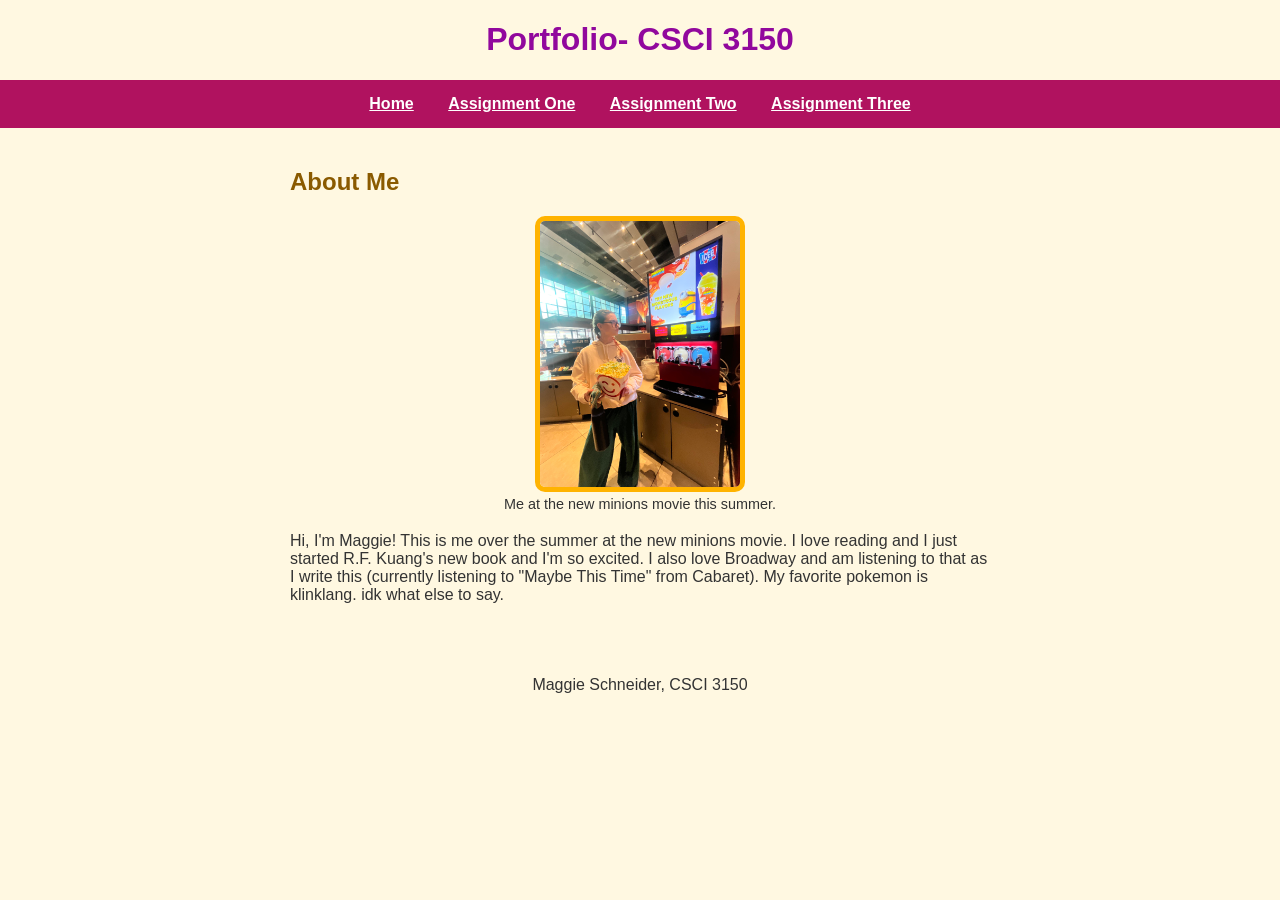
<file: index.html>
<!DOCTYPE html>
<html lang="en">
<head>
    <meta charset="UTF-8">
    <meta name="viewport" content="width=device-width, initial-scale=1.0">
    <title>Maggie Schneider - CSCI 3150</title>
    <style>
        body {
            font-family: Arial, sans-serif;
            background-color: #fff8e1;
            color: #333;
            margin: 0;
            padding: 0;
        }

        .sr-only {
            border: 0;
            clip: rect(0, 0, 0, 0);
            height: 1px;
            margin: -1px;
            overflow: hidden;
            padding: 0;
            position: absolute;
            white-space: nowrap;
            width: 1px;
        }

        header h1 {
            text-align: center;
            color: #91089d;
        }

        nav {
            background-color: #b0125f; 
            padding: 15px;
            text-align: center;
        }

        nav ul {
            list-style: none;
            margin: 0;
            padding: 0;
        }

        nav li {
            display: inline-block;
            margin: 0 15px;
        }

        nav a {
            color: white;
            text-decoration: underline;
            font-weight: bold;
        }

        nav a:focus,
        nav a:hover {
            outline: 3px solid #ffe082;
            outline-offset: 3px;
        }

        main {
            max-width: 700px;
            margin: 0 auto;
            padding: 20px;
        }

        h2 {
            color: #8a5a00; 
        }
        nav h2 {
            color: #fff;
        }

        figure {
            margin: 20px auto;
            text-align: center;
        }

        figure img {
            width: 200px;
            max-width: 100%;
            height: auto;
            border: 5px solid #ffb300;
            border-radius: 10px;
        }

        figcaption {
            font-size: 0.9em;
        }

        footer {
            text-align: center;
            padding: 20px;
        }
    </style>
</head>
<body>

<header>
    <h1>Portfolio- CSCI 3150</h1>
</header>

<nav>
    <h2 class="sr-only">Site navigation</h2>
    <ul>
        <li><a href="index.html">Home</a></li>
        <li><a href="assignment1.html">Assignment One</a></li>
        <li><a href="assignment2.html">Assignment Two</a></li>
        <li><a href="assignment3.html">Assignment Three</a></li>
    </ul>
</nav>



<main>
    <section>
        <h2>About Me</h2>

        <figure>
            <img src="mepic.jpg" alt="Maggie holding a bucket of popcorn and looking confused at a Minions-themed icee">
            <figcaption>Me at the new minions movie this summer.</figcaption>
        </figure>

        <p>Hi, I'm Maggie! This is me over the summer at the new minions movie. I
        love reading and I just started R.F. Kuang's new book and I'm so excited. I also love
        Broadway and am listening to that as I write this (currently listening to "Maybe This
        Time" from Cabaret). My favorite pokemon is klinklang. idk what else to say.</p>
    </section>
</main>

<footer>
    <p>Maggie Schneider, CSCI 3150</p>
</footer>

</body>
</html>
</file>
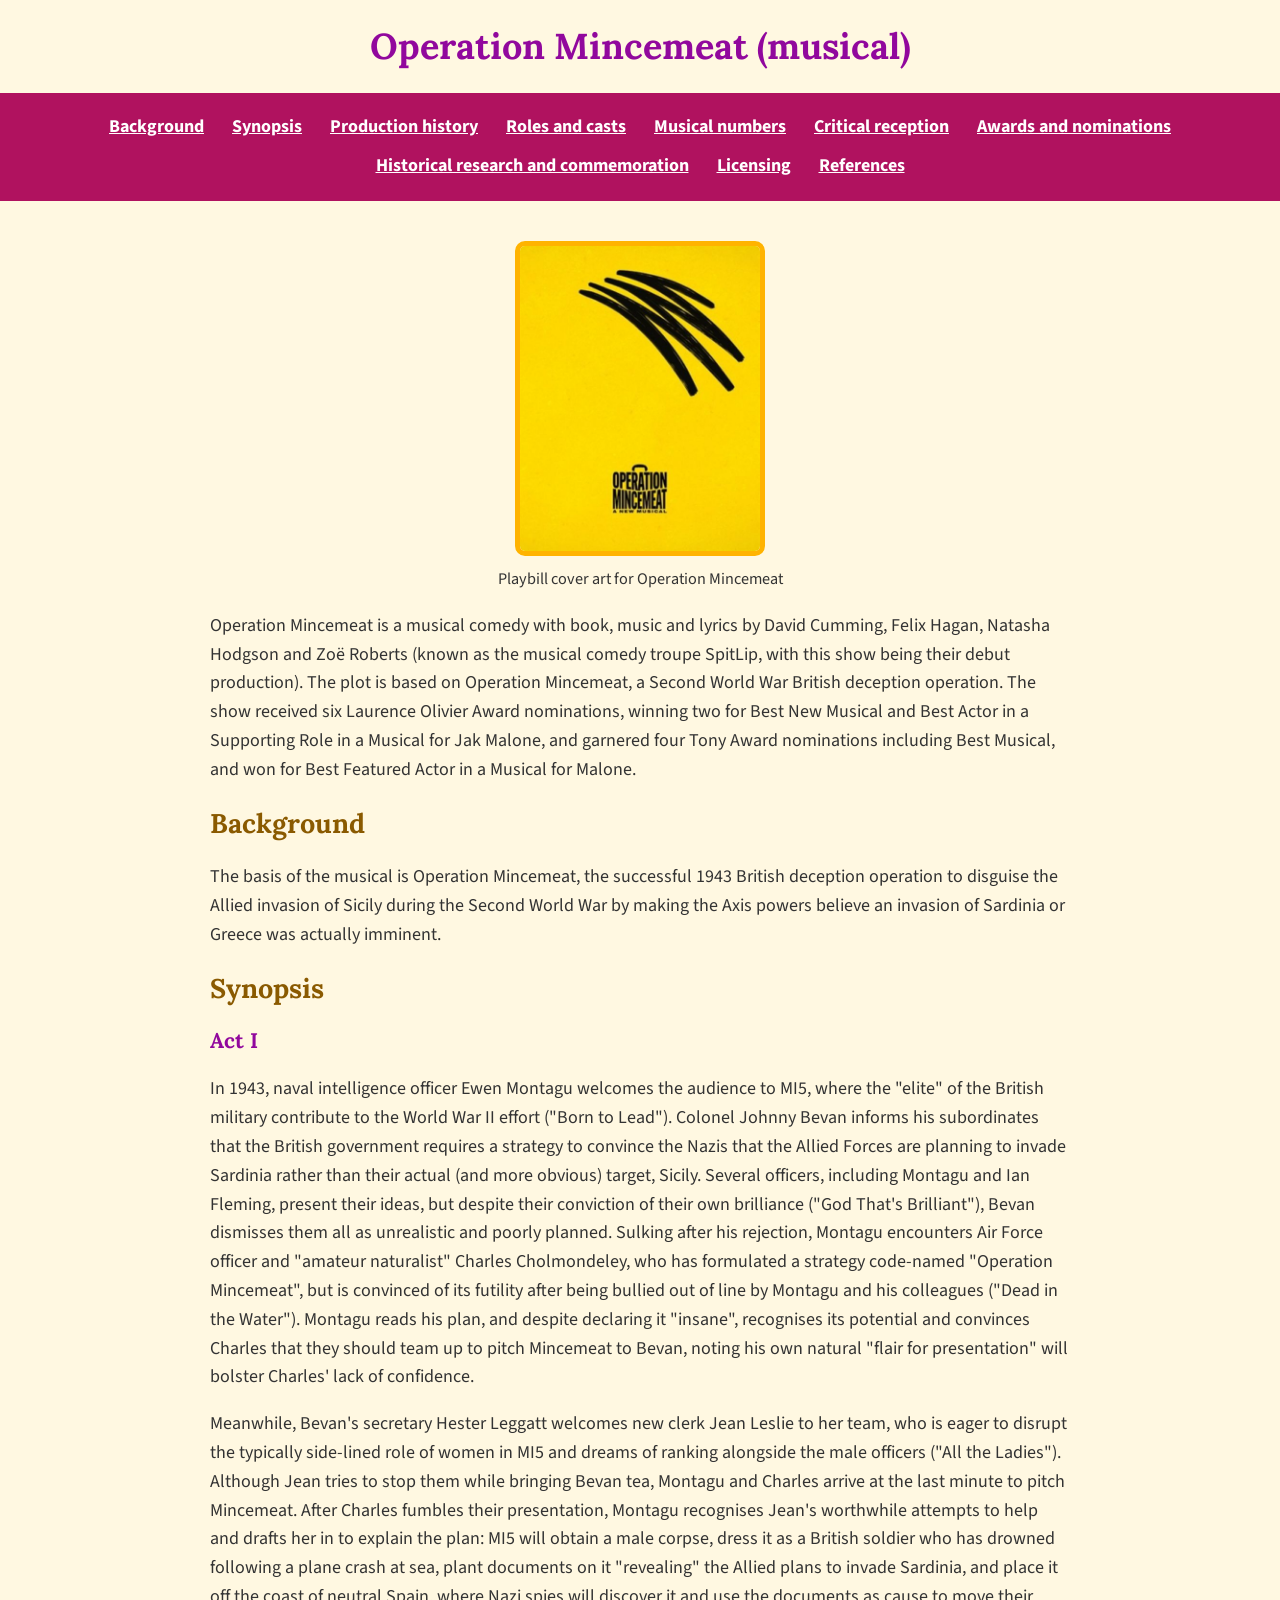
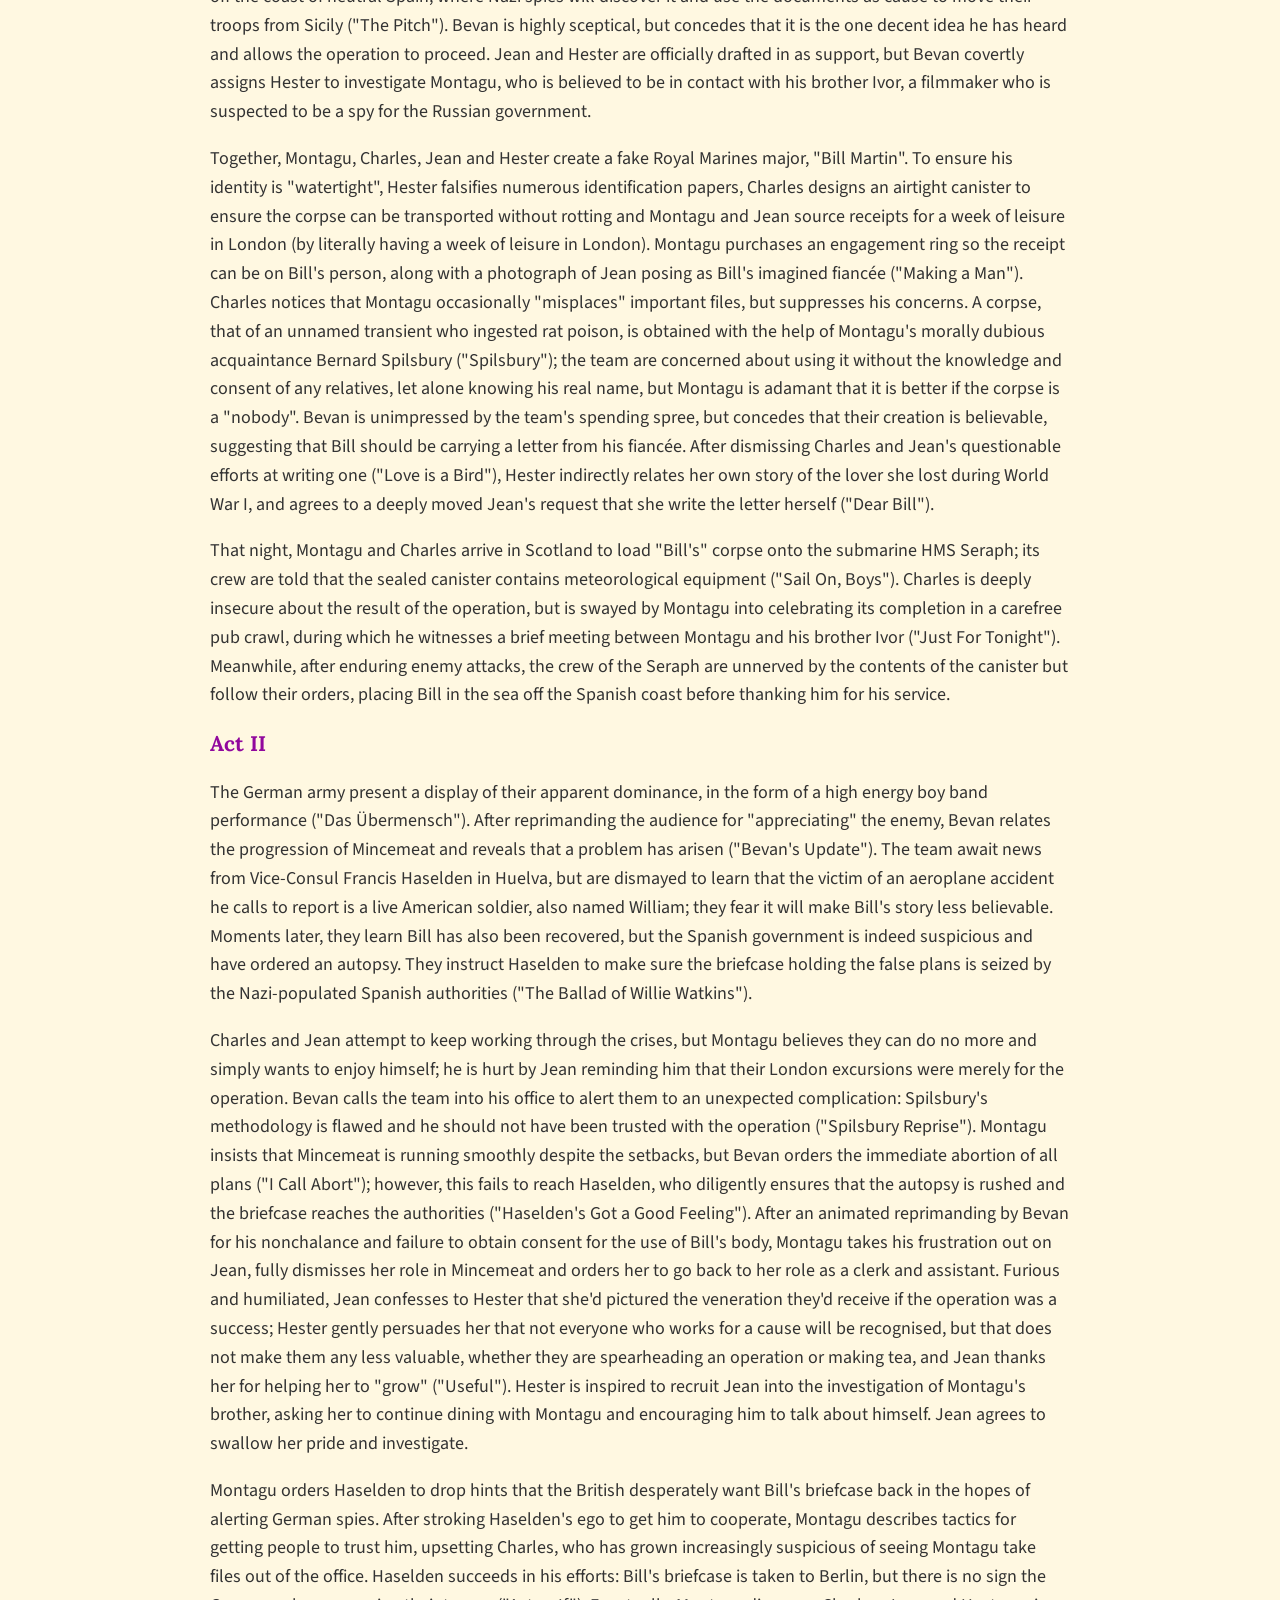
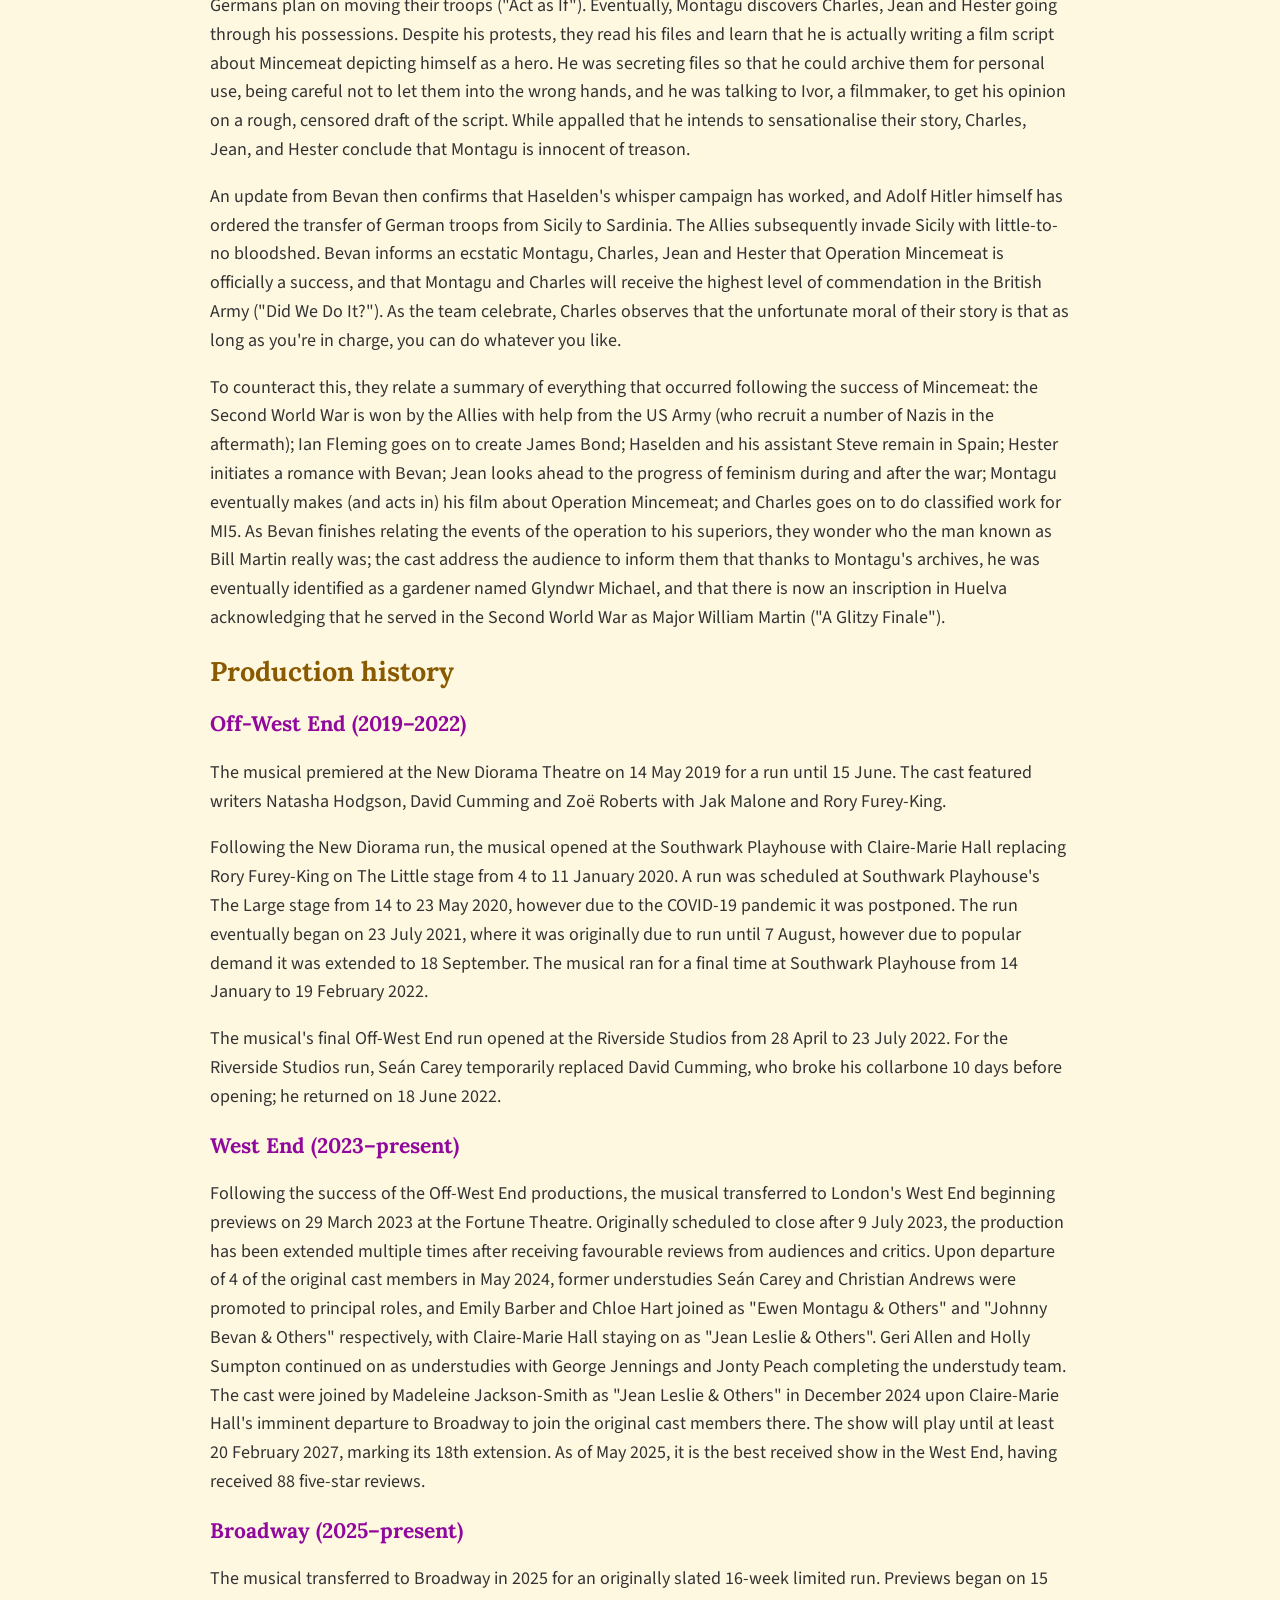
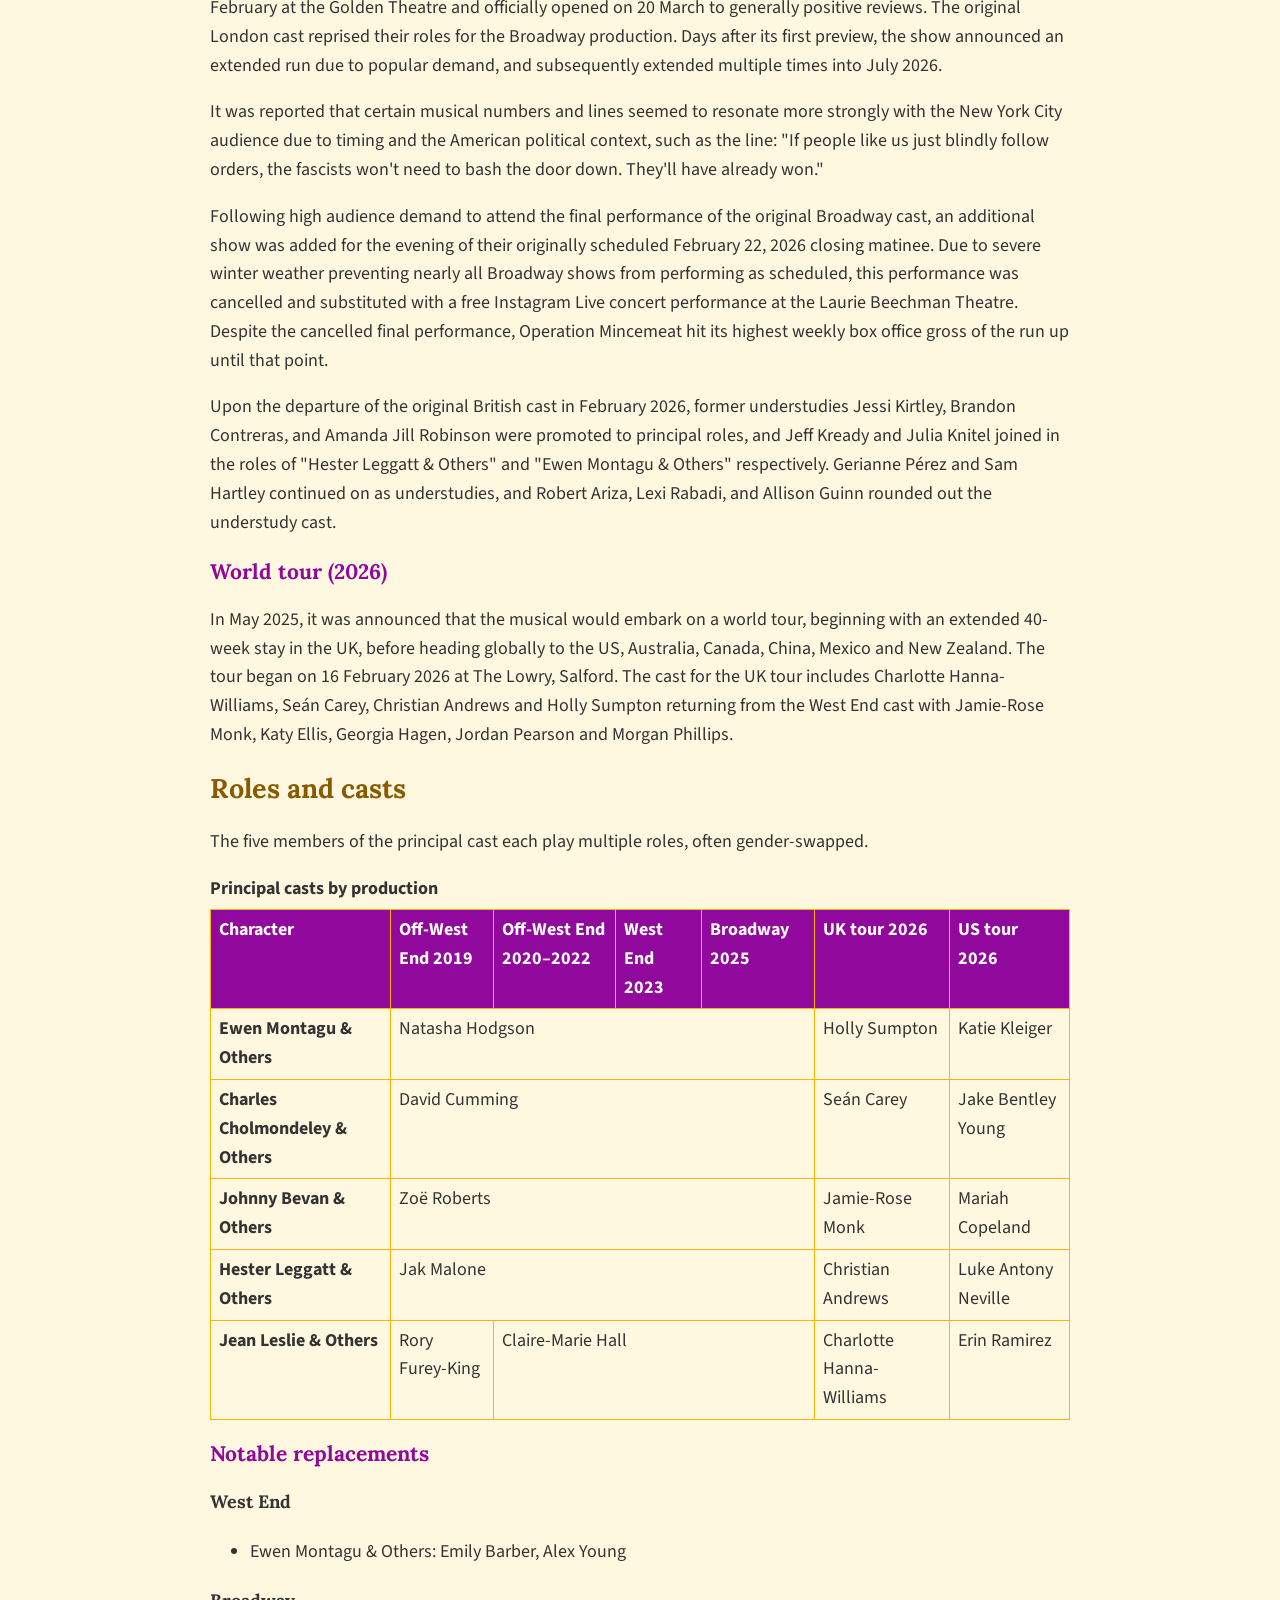
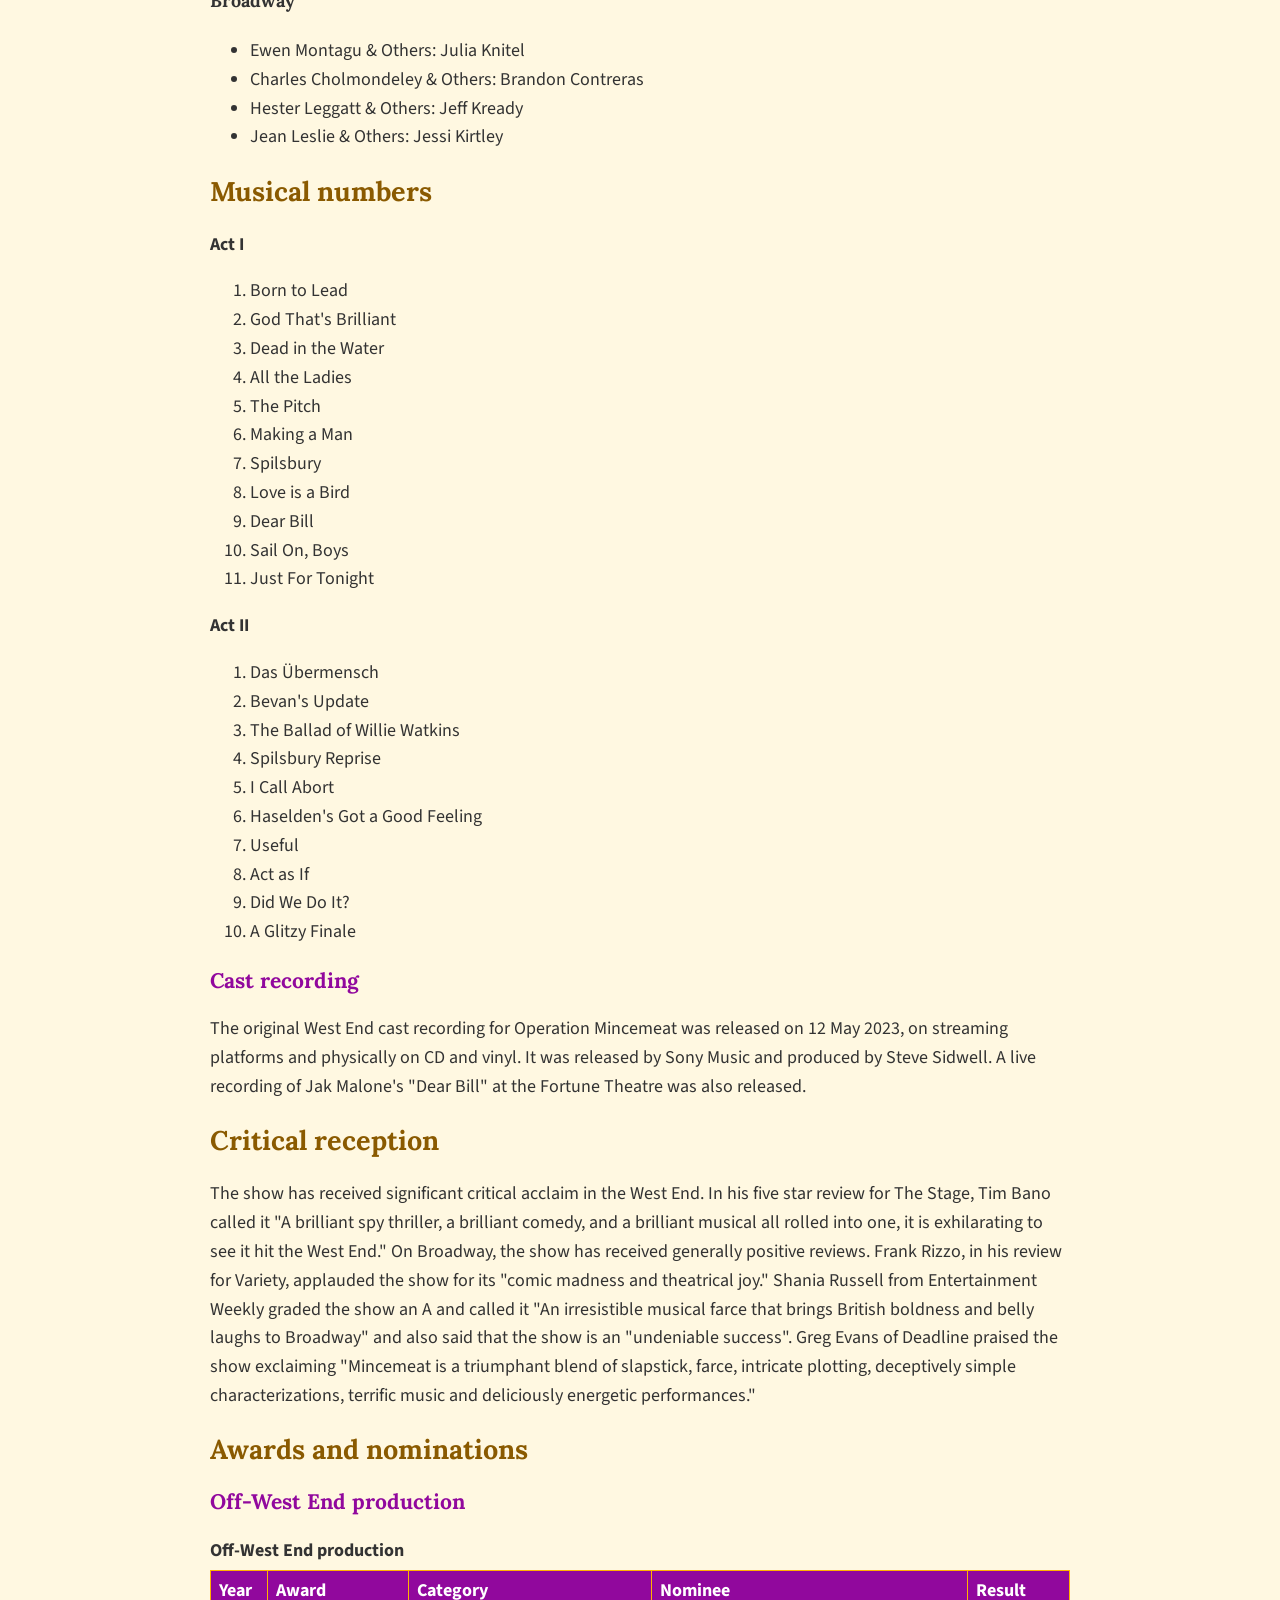
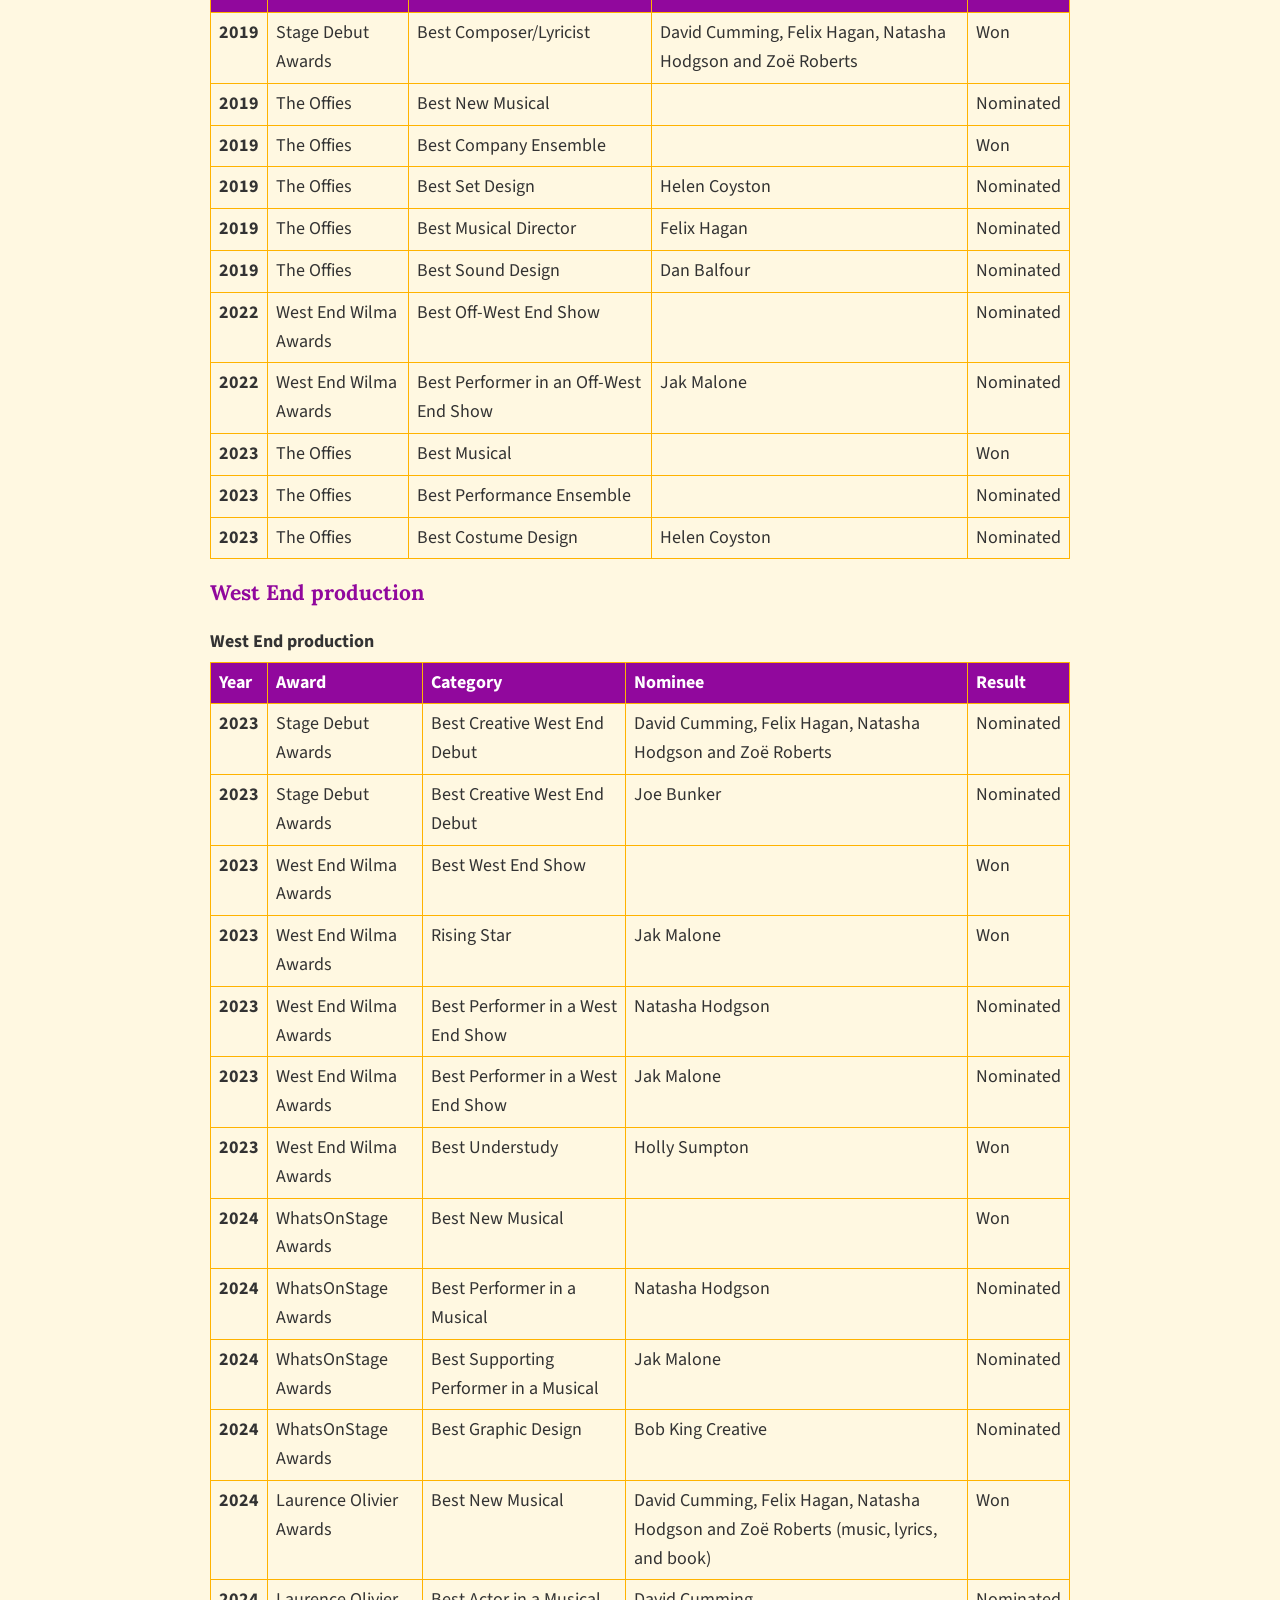
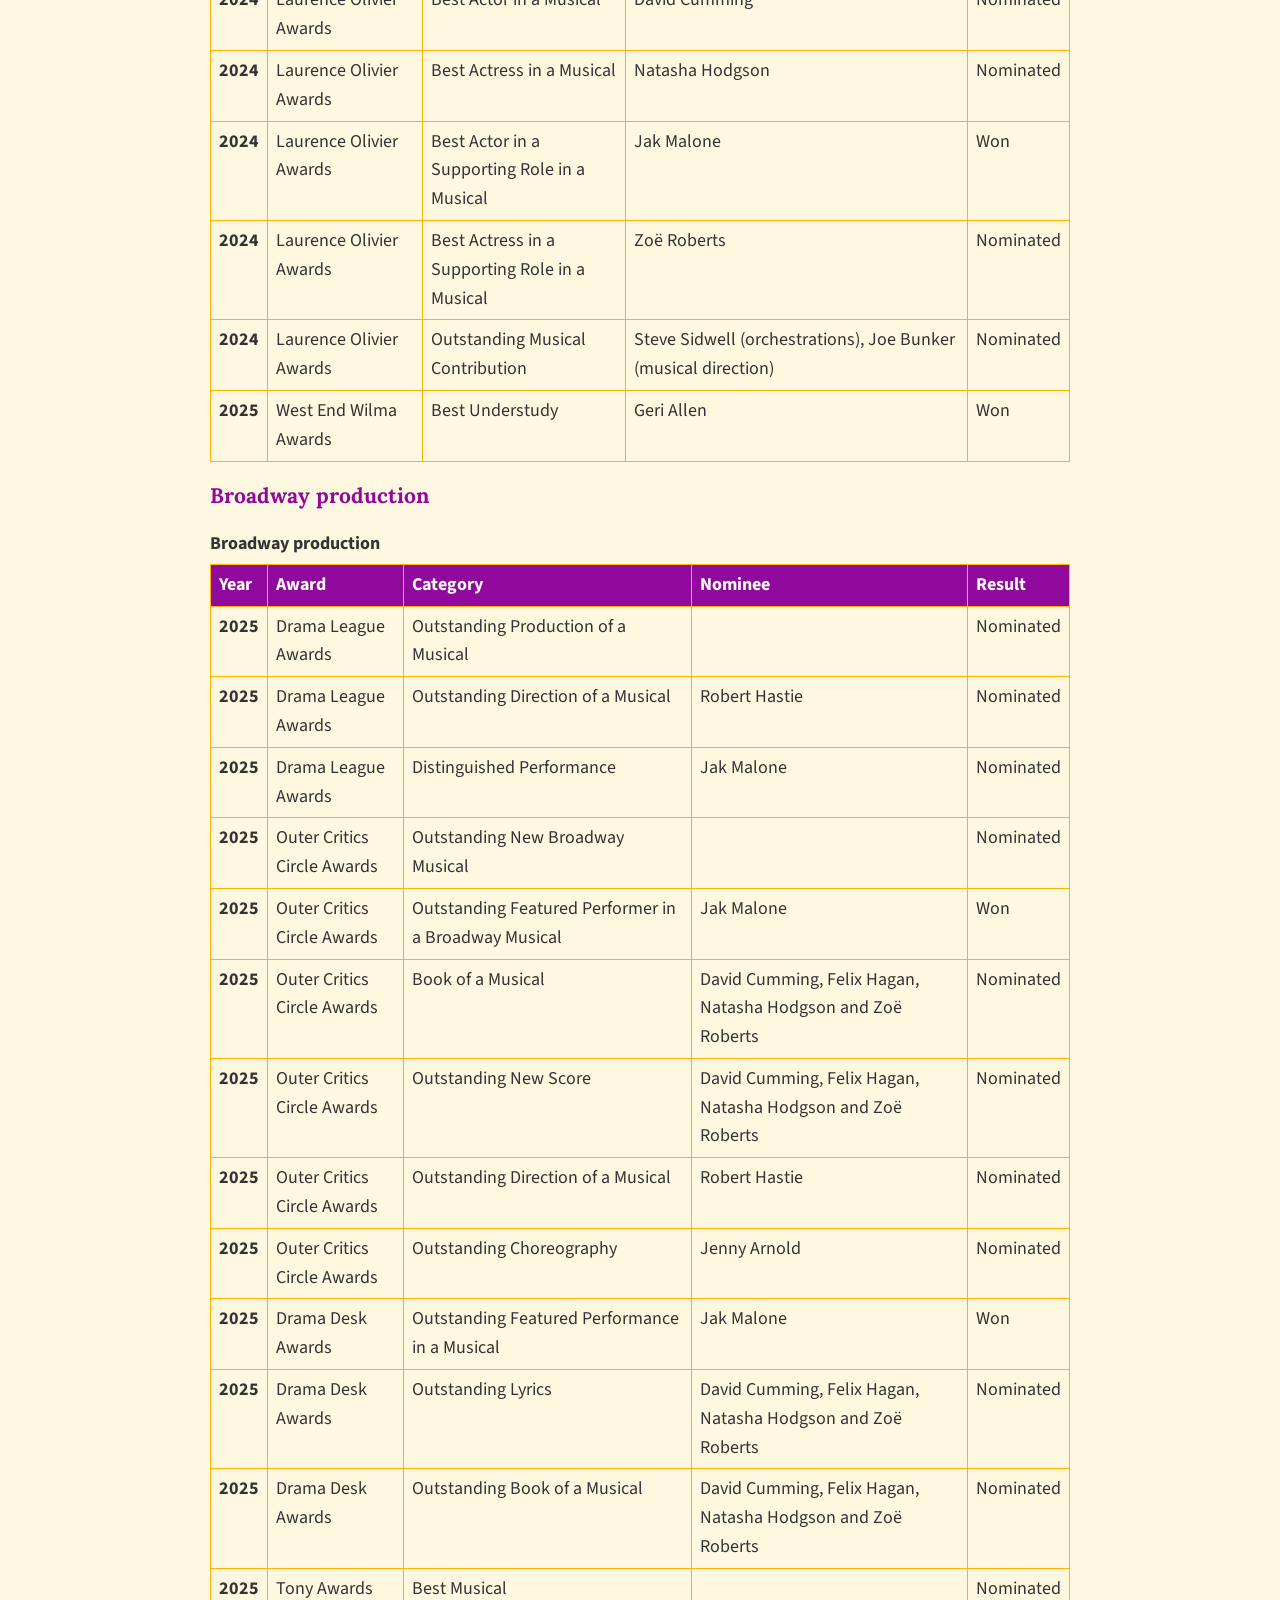
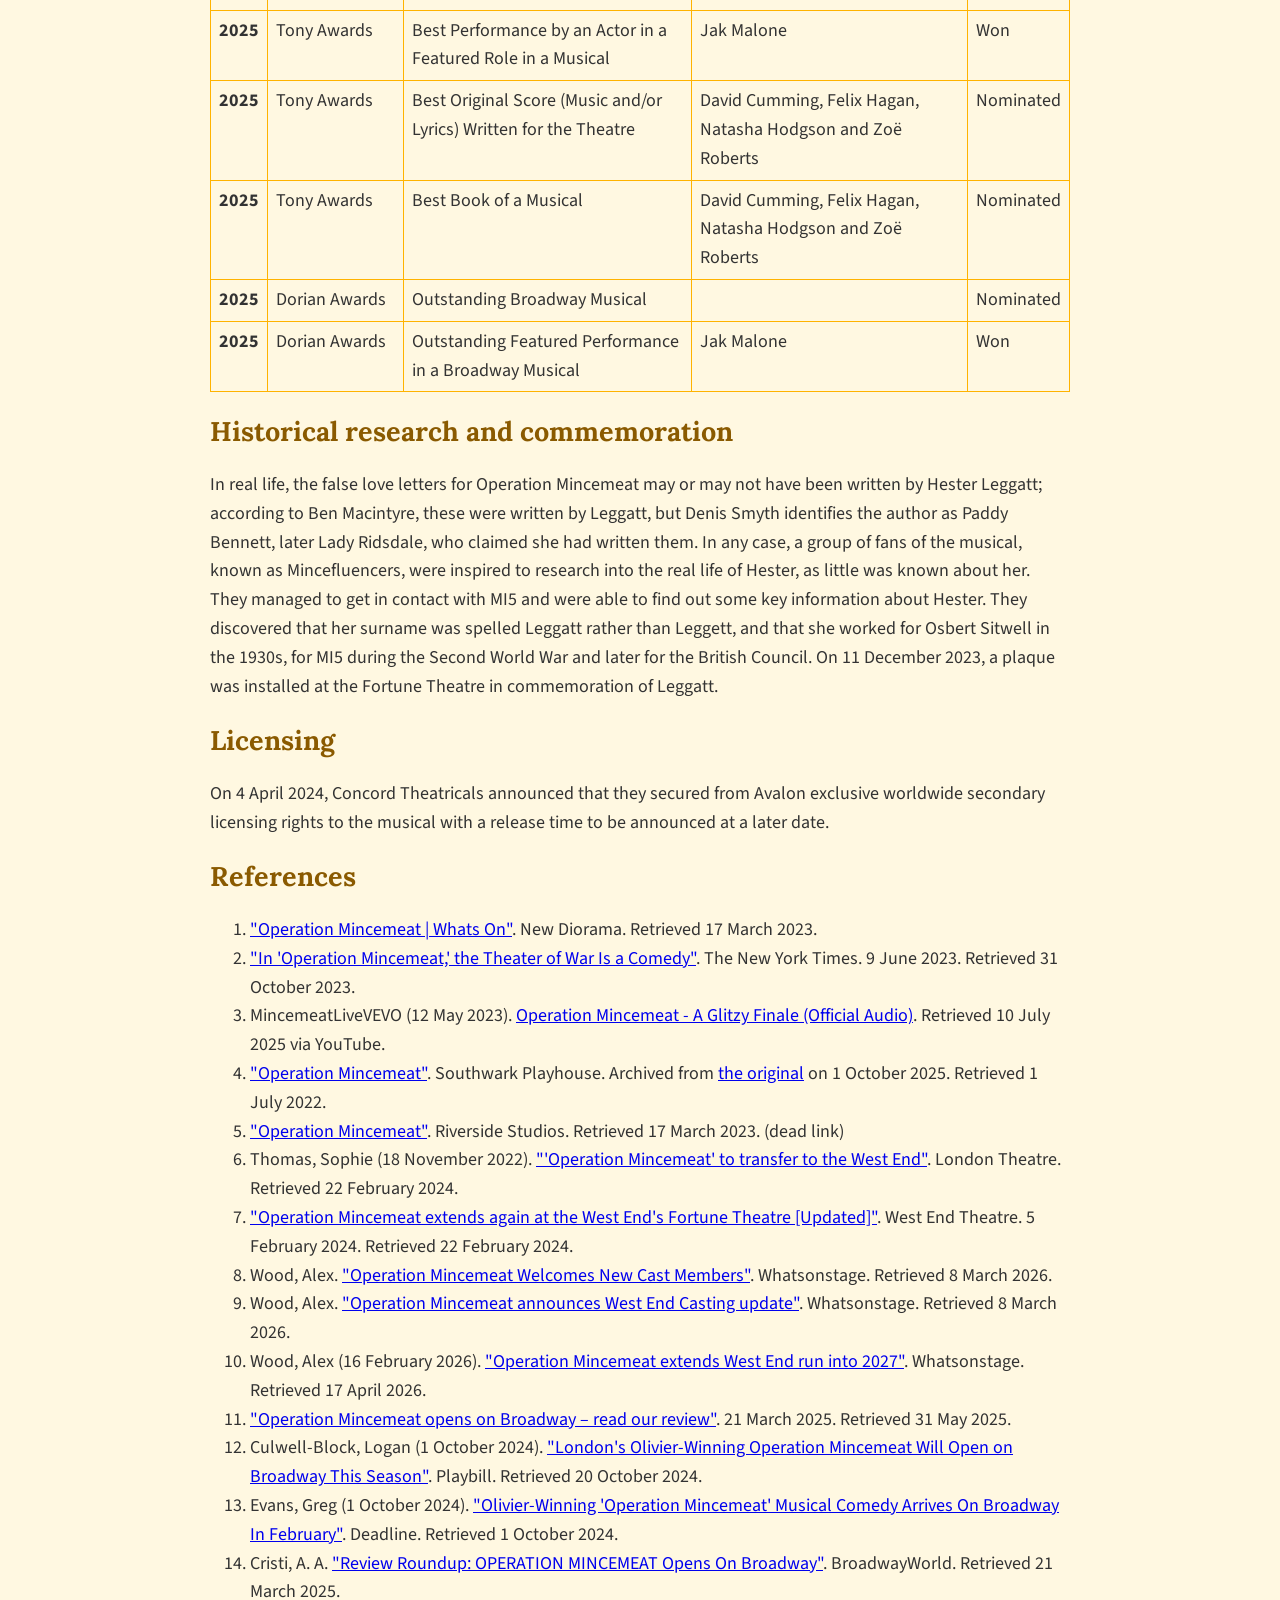
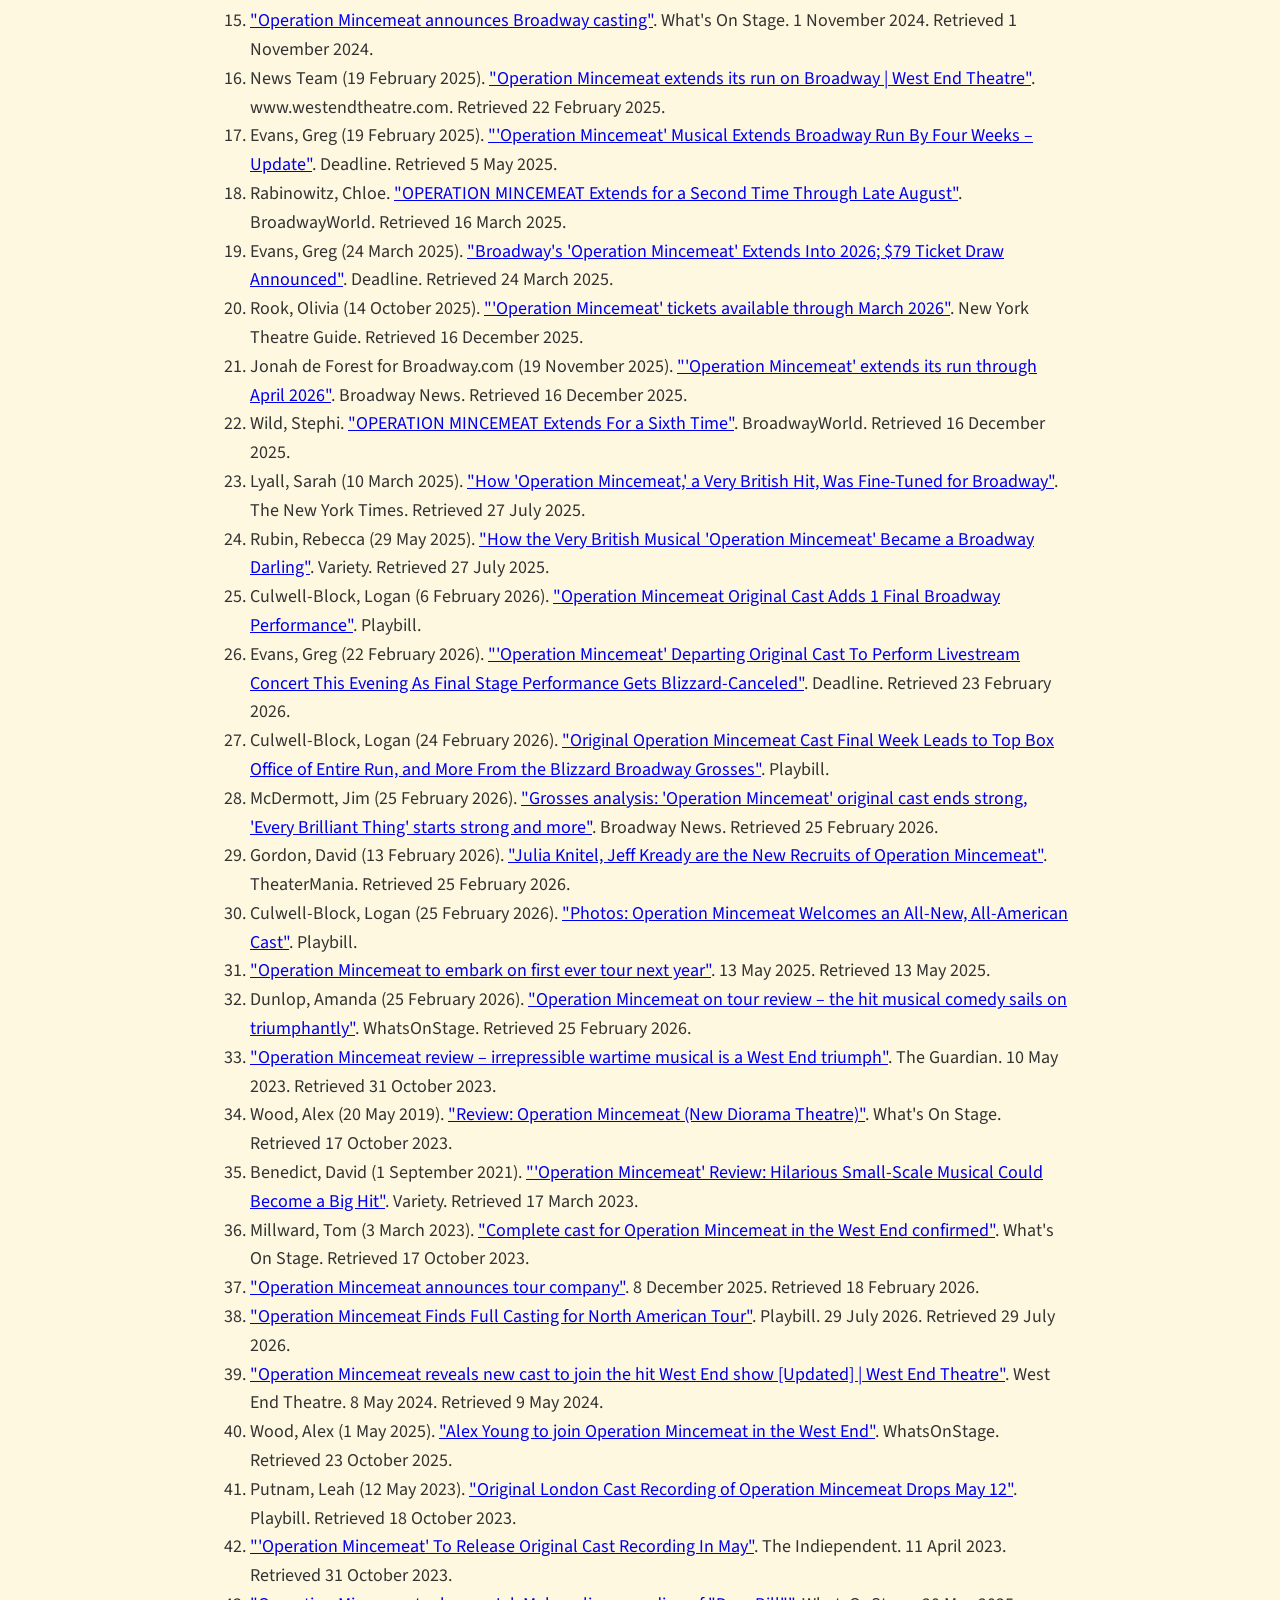
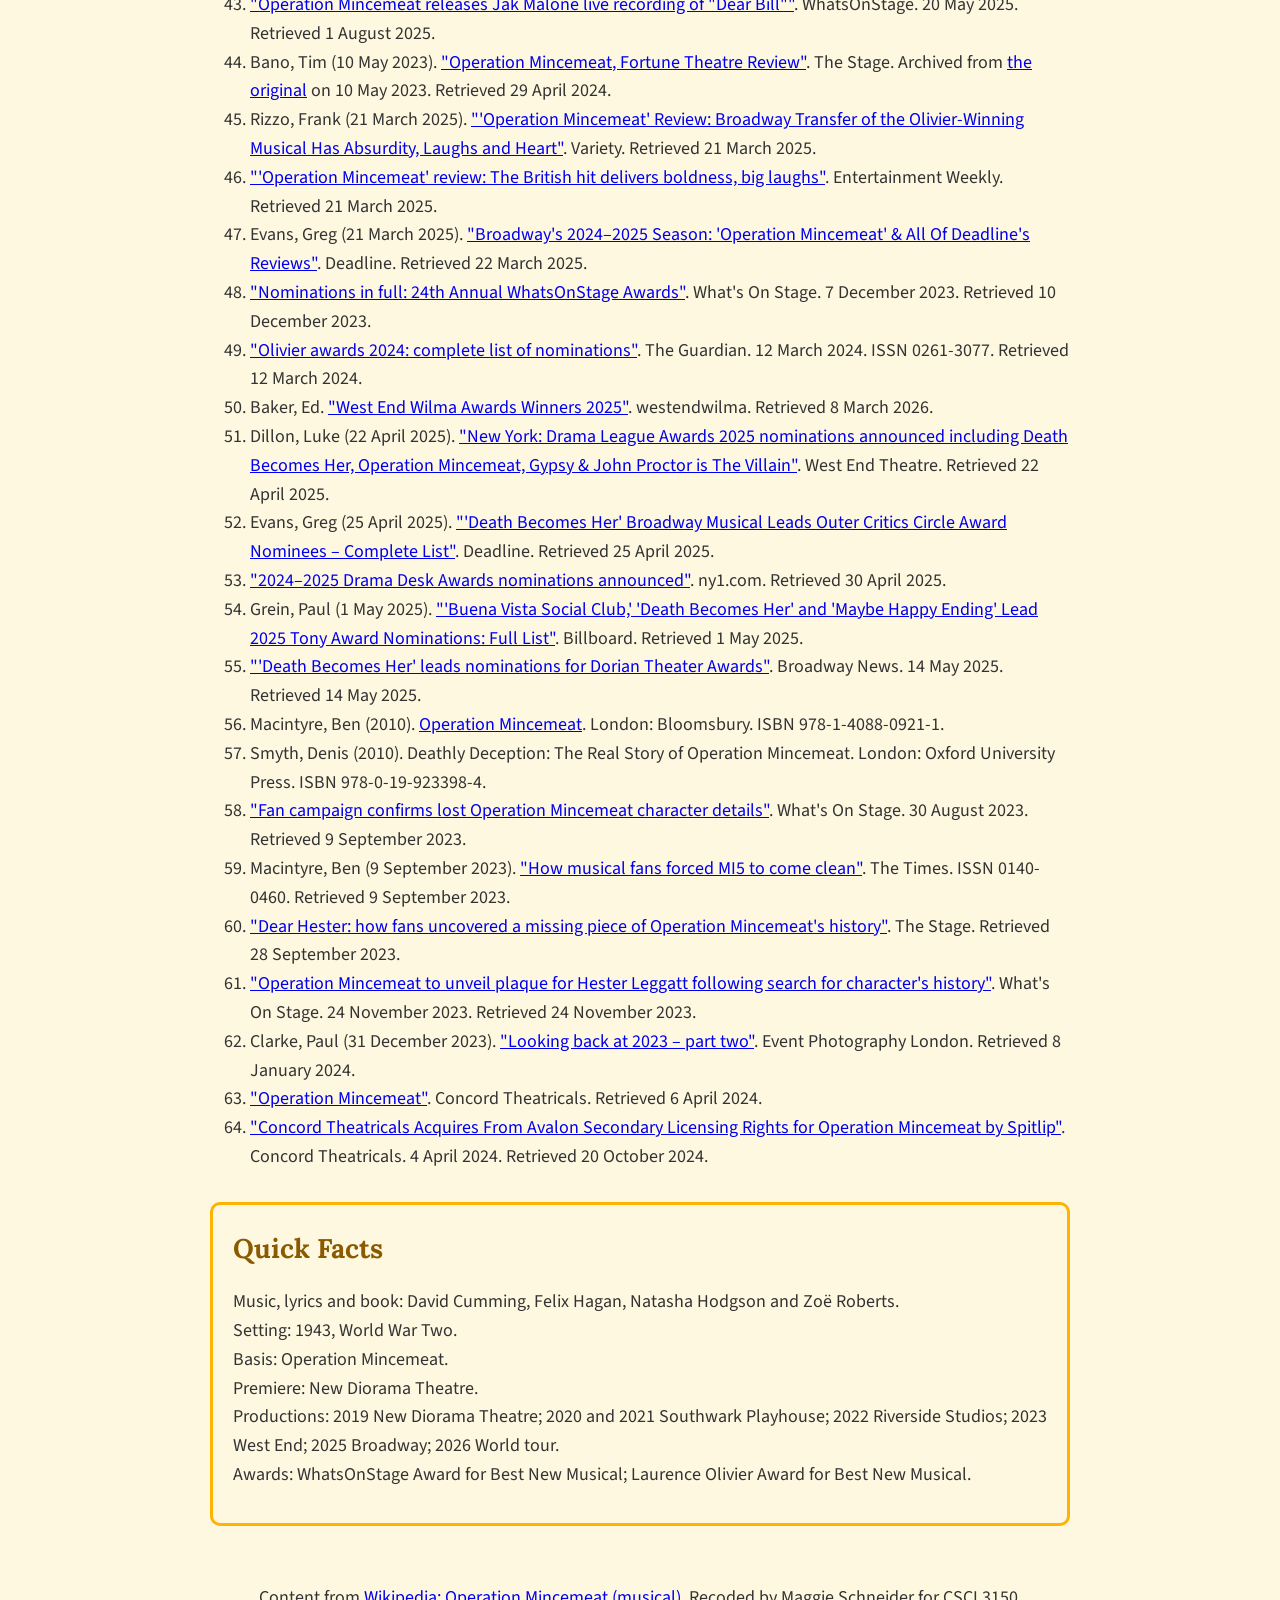
<file: assignment1.html>
<!DOCTYPE html>
<html lang="en">
<head>
    <meta charset="UTF-8">
    <meta name="viewport" content="width=device-width, initial-scale=1.0">
    <title>Operation Mincemeat (musical)-Maggie Schneider - CSCI 3150</title>
    <link rel="preconnect" href="https://fonts.googleapis.com">
    <link rel="preconnect" href="https://fonts.gstatic.com" crossorigin>
    <link href="https://fonts.googleapis.com/css2?family=Lora:wght@500;700&family=Source+Sans+3:wght@400;600;700&display=swap" rel="stylesheet">
    <link rel="stylesheet" href="style.css">
</head>
<body>

<header class="wrapper">
    <h1>Operation Mincemeat (musical) </h1>
</header>


<nav>
    <h2 class="sr-only">Page contents </h2>
    <ul>
        <li><a href="#background">Background</a></li>
        <li><a href="#synopsis">Synopsis</a></li>
        <li><a href="#production-history">Production history </a></li>
        <li><a href="#roles-and-casts">Roles and casts </a></li>
        <li><a href="#musical-numbers">Musical numbers </a></li>
        <li><a href="#critical-reception">Critical reception </a></li>
        <li><a href="#awards">Awards and nominations</a></li>
        <li><a href="#historical-research">Historical research and commemoration </a></li>
        <li><a href="#licensing">Licensing</a></li>
        <li><a href="#references">References </a></li>
    </ul>
</nav>

<main class="wrapper">
    <article>
        <h2 class="sr-only">Article</h2>

        <figure>
                <img src="mincemeat.jpg" alt="Playbill cover art for Operation Mincemeat">
                <figcaption>Playbill cover art for Operation Mincemeat</figcaption>
            </figure>

            <p>Operation Mincemeat is a musical comedy with book, music and lyrics by David Cumming, Felix Hagan, Natasha Hodgson and Zoë Roberts (known as the musical comedy troupe SpitLip, with this show being their debut production). The plot is based on Operation Mincemeat, a Second World War British deception operation. The show received six Laurence Olivier Award nominations, winning two for Best New Musical and Best Actor in a Supporting Role in a Musical for Jak Malone, and garnered four Tony Award nominations including Best Musical, and won for Best Featured Actor in a Musical for Malone.</p>

        <section id="background">
            <h2>Background</h2>
            <p>The basis of the musical is Operation Mincemeat, the successful 1943 British deception operation to disguise the Allied invasion of Sicily during the Second World War by making the Axis powers believe an invasion of Sardinia or Greece was actually imminent.</p>
        
        </section>

        <section id="synopsis">
            <h2>Synopsis</h2>

            <section id="act-one">
                <h3>Act I</h3>
                <p>In 1943, naval intelligence officer Ewen Montagu welcomes the audience to MI5, where the "elite" of the British military contribute to the World War II effort ("Born to Lead"). Colonel Johnny Bevan informs his subordinates that the British government requires a strategy to convince the Nazis that the Allied Forces are planning to invade Sardinia rather than their actual (and more obvious) target, Sicily. Several officers, including Montagu and Ian Fleming, present their ideas, but despite their conviction of their own brilliance ("God That's Brilliant"), Bevan dismisses them all as unrealistic and poorly planned. Sulking after his rejection, Montagu encounters Air Force officer and "amateur naturalist" Charles Cholmondeley, who has formulated a strategy code-named "Operation Mincemeat", but is convinced of its futility after being bullied out of line by Montagu and his colleagues ("Dead in the Water"). Montagu reads his plan, and despite declaring it "insane", recognises its potential and convinces Charles that they should team up to pitch Mincemeat to Bevan, noting his own natural "flair for presentation" will bolster Charles' lack of confidence.</p>

                <p>Meanwhile, Bevan's secretary Hester Leggatt welcomes new clerk Jean Leslie to her team, who is eager to disrupt the typically side-lined role of women in MI5 and dreams of ranking alongside the male officers ("All the Ladies"). Although Jean tries to stop them while bringing Bevan tea, Montagu and Charles arrive at the last minute to pitch Mincemeat. After Charles fumbles their presentation, Montagu recognises Jean's worthwhile attempts to help and drafts her in to explain the plan: MI5 will obtain a male corpse, dress it as a British soldier who has drowned following a plane crash at sea, plant documents on it "revealing" the Allied plans to invade Sardinia, and place it off the coast of neutral Spain, where Nazi spies will discover it and use the documents as cause to move their troops from Sicily ("The Pitch"). Bevan is highly sceptical, but concedes that it is the one decent idea he has heard and allows the operation to proceed. Jean and Hester are officially drafted in as support, but Bevan covertly assigns Hester to investigate Montagu, who is believed to be in contact with his brother Ivor, a filmmaker who is suspected to be a spy for the Russian government.</p>

                <p>Together, Montagu, Charles, Jean and Hester create a fake Royal Marines major, "Bill Martin". To ensure his identity is "watertight", Hester falsifies numerous identification papers, Charles designs an airtight canister to ensure the corpse can be transported without rotting and Montagu and Jean source receipts for a week of leisure in London (by literally having a week of leisure in London). Montagu purchases an engagement ring so the receipt can be on Bill's person, along with a photograph of Jean posing as Bill's imagined fiancée ("Making a Man"). Charles notices that Montagu occasionally "misplaces" important files, but suppresses his concerns. A corpse, that of an unnamed transient who ingested rat poison, is obtained with the help of Montagu's morally dubious acquaintance Bernard Spilsbury ("Spilsbury"); the team are concerned about using it without the knowledge and consent of any relatives, let alone knowing his real name, but Montagu is adamant that it is better if the corpse is a "nobody". Bevan is unimpressed by the team's spending spree, but concedes that their creation is believable, suggesting that Bill should be carrying a letter from his fiancée. After dismissing Charles and Jean's questionable efforts at writing one ("Love is a Bird"), Hester indirectly relates her own story of the lover she lost during World War I, and agrees to a deeply moved Jean's request that she write the letter herself ("Dear Bill").</p>

                <p>That night, Montagu and Charles arrive in Scotland to load "Bill's" corpse onto the submarine HMS Seraph; its crew are told that the sealed canister contains meteorological equipment ("Sail On, Boys"). Charles is deeply insecure about the result of the operation, but is swayed by Montagu into celebrating its completion in a carefree pub crawl, during which he witnesses a brief meeting between Montagu and his brother Ivor ("Just For Tonight"). Meanwhile, after enduring enemy attacks, the crew of the Seraph are unnerved by the contents of the canister but follow their orders, placing Bill in the sea off the Spanish coast before thanking him for his service.</p>
            </section>


            <section id="act-two" >
                <h3>Act II</h3>
                <p>The German army present a display of their apparent dominance, in the form of a high energy boy band performance ("Das Übermensch"). After reprimanding the audience for "appreciating" the enemy, Bevan relates the progression of Mincemeat and reveals that a problem has arisen ("Bevan's Update"). The team await news from Vice-Consul Francis Haselden in Huelva, but are dismayed to learn that the victim of an aeroplane accident he calls to report is a live American soldier, also named William; they fear it will make Bill's story less believable. Moments later, they learn Bill has also been recovered, but the Spanish government is indeed suspicious and have ordered an autopsy. They instruct Haselden to make sure the briefcase holding the false plans is seized by the Nazi-populated Spanish authorities ("The Ballad of Willie Watkins").</p>

                <p>Charles and Jean attempt to keep working through the crises, but Montagu believes they can do no more and simply wants to enjoy himself; he is hurt by Jean reminding him that their London excursions were merely for the operation. Bevan calls the team into his office to alert them to an unexpected complication: Spilsbury's methodology is flawed and he should not have been trusted with the operation ("Spilsbury Reprise"). Montagu insists that Mincemeat is running smoothly despite the setbacks, but Bevan orders the immediate abortion of all plans ("I Call Abort"); however, this fails to reach Haselden, who diligently ensures that the autopsy is rushed and the briefcase reaches the authorities ("Haselden's Got a Good Feeling"). After an animated reprimanding by Bevan for his nonchalance and failure to obtain consent for the use of Bill's body, Montagu takes his frustration out on Jean, fully dismisses her role in Mincemeat and orders her to go back to her role as a clerk and assistant. Furious and humiliated, Jean confesses to Hester that she'd pictured the veneration they'd receive if the operation was a success; Hester gently persuades her that not everyone who works for a cause will be recognised, but that does not make them any less valuable, whether they are spearheading an operation or making tea, and Jean thanks her for helping her to "grow" ("Useful"). Hester is inspired to recruit Jean into the investigation of Montagu's brother, asking her to continue dining with Montagu and encouraging him to talk about himself. Jean agrees to swallow her pride and investigate.</p>

                <p>Montagu orders Haselden to drop hints that the British desperately want Bill's briefcase back in the hopes of alerting German spies. After stroking Haselden's ego to get him to cooperate, Montagu describes tactics for getting people to trust him, upsetting Charles, who has grown increasingly suspicious of seeing Montagu take files out of the office. Haselden succeeds in his efforts: Bill's briefcase is taken to Berlin, but there is no sign the Germans plan on moving their troops ("Act as If"). Eventually, Montagu discovers Charles, Jean and Hester going through his possessions. Despite his protests, they read his files and learn that he is actually writing a film script about Mincemeat depicting himself as a hero. He was secreting files so that he could archive them for personal use, being careful not to let them into the wrong hands, and he was talking to Ivor, a filmmaker, to get his opinion on a rough, censored draft of the script. While appalled that he intends to sensationalise their story, Charles, Jean, and Hester conclude that Montagu is innocent of treason.</p>

                <p>An update from Bevan then confirms that Haselden's whisper campaign has worked, and Adolf Hitler himself has ordered the transfer of German troops from Sicily to Sardinia. The Allies subsequently invade Sicily with little-to-no bloodshed. Bevan informs an ecstatic Montagu, Charles, Jean and Hester that Operation Mincemeat is officially a success, and that Montagu and Charles will receive the highest level of commendation in the British Army ("Did We Do It?"). As the team celebrate, Charles observes that the unfortunate moral of their story is that as long as you're in charge, you can do whatever you like.</p>

                <p>To counteract this, they relate a summary of everything that occurred following the success of Mincemeat: the Second World War is won by the Allies with help from the US Army (who recruit a number of Nazis in the aftermath); Ian Fleming goes on to create James Bond; Haselden and his assistant Steve remain in Spain; Hester initiates a romance with Bevan; Jean looks ahead to the progress of feminism during and after the war; Montagu eventually makes (and acts in) his film about Operation Mincemeat; and Charles goes on to do classified work for MI5. As Bevan finishes relating the events of the operation to his superiors, they wonder who the man known as Bill Martin really was; the cast address the audience to inform them that thanks to Montagu's archives, he was eventually identified as a gardener named Glyndwr Michael, and that there is now an inscription in Huelva acknowledging that he served in the Second World War as Major William Martin ("A Glitzy Finale").</p>
            </section>
        </section>

        <section id="production-history">
            <h2>Production history</h2>

            <section id="off-west-end">
                <h3>Off-West End (2019&ndash;2022)</h3>
                <p>The musical premiered at the New Diorama Theatre on 14 May 2019 for a run until 15 June. The cast featured writers Natasha Hodgson, David Cumming and Zoë Roberts with Jak Malone and Rory Furey-King.</p>
                <p>Following the New Diorama run, the musical opened at the Southwark Playhouse with Claire-Marie Hall replacing Rory Furey-King on The Little stage from 4 to 11 January 2020. A run was scheduled at Southwark Playhouse's The Large stage from 14 to 23 May 2020, however due to the COVID-19 pandemic it was postponed. The run eventually began on 23 July 2021, where it was originally due to run until 7 August, however due to popular demand it was extended to 18 September. The musical ran for a final time at Southwark Playhouse from 14 January to 19 February 2022.</p>
                <p>The musical's final Off-West End run opened at the Riverside Studios from 28 April to 23 July 2022. For the Riverside Studios run, Seán Carey temporarily replaced David Cumming, who broke his collarbone 10 days before opening; he returned on 18 June 2022.</p>
            </section>

            <section id="west-end">
                <h3>West End (2023&ndash;present)</h3>
                <p>Following the success of the Off-West End productions, the musical transferred to London's West End beginning previews on 29 March 2023 at the Fortune Theatre. Originally scheduled to close after 9 July 2023, the production has been extended multiple times after receiving favourable reviews from audiences and critics. Upon departure of 4 of the original cast members in May 2024, former understudies Seán Carey and Christian Andrews were promoted to principal roles, and Emily Barber and Chloe Hart joined as "Ewen Montagu &amp; Others" and "Johnny Bevan &amp; Others" respectively, with Claire-Marie Hall staying on as "Jean Leslie &amp; Others". Geri Allen and Holly Sumpton continued on as understudies with George Jennings and Jonty Peach completing the understudy team. The cast were joined by Madeleine Jackson-Smith as "Jean Leslie &amp; Others" in December 2024 upon Claire-Marie Hall's imminent departure to Broadway to join the original cast members there. The show will play until at least 20 February 2027, marking its 18th extension. As of May 2025, it is the best received show in the West End, having received 88 five-star reviews.</p>
            </section>

            <section id="broadway">
                <h3>Broadway (2025&ndash;present)</h3>
                <p>The musical transferred to Broadway in 2025 for an originally slated 16-week limited run. Previews began on 15 February at the Golden Theatre and officially opened on 20 March to generally positive reviews. The original London cast reprised their roles for the Broadway production. Days after its first preview, the show announced an extended run due to popular demand, and subsequently extended multiple times into July 2026.</p>
                <p>It was reported that certain musical numbers and lines seemed to resonate more strongly with the New York City audience due to timing and the American political context, such as the line: "If people like us just blindly follow orders, the fascists won't need to bash the door down. They'll have already won."</p>
                <p>Following high audience demand to attend the final performance of the original Broadway cast, an additional show was added for the evening of their originally scheduled February 22, 2026 closing matinee. Due to severe winter weather preventing nearly all Broadway shows from performing as scheduled, this performance was cancelled and substituted with a free Instagram Live concert performance at the Laurie Beechman Theatre. Despite the cancelled final performance, Operation Mincemeat hit its highest weekly box office gross of the run up until that point.</p>
                <p>Upon the departure of the original British cast in February 2026, former understudies Jessi Kirtley, Brandon Contreras, and Amanda Jill Robinson were promoted to principal roles, and Jeff Kready and Julia Knitel joined in the roles of "Hester Leggatt &amp; Others" and "Ewen Montagu &amp; Others" respectively. Gerianne Pérez and Sam Hartley continued on as understudies, and Robert Ariza, Lexi Rabadi, and Allison Guinn rounded out the understudy cast.</p>
            </section>

            <section id="world-tour">
                <h3>World tour (2026)</h3>
                <p>In May 2025, it was announced that the musical would embark on a world tour, beginning with an extended 40-week stay in the UK, before heading globally to the US, Australia, Canada, China, Mexico and New Zealand. The tour began on 16 February 2026 at The Lowry, Salford. The cast for the UK tour includes Charlotte Hanna-Williams, Seán Carey, Christian Andrews and Holly Sumpton returning from the West End cast with Jamie-Rose Monk, Katy Ellis, Georgia Hagen, Jordan Pearson and Morgan Phillips.</p>
            </section>
        </section>

        <section id="roles-and-casts">
            <h2>Roles and casts</h2>
            <p>The five members of the principal cast each play multiple roles, often gender-swapped.</p>
            <table>
                <caption>Principal casts by production</caption>
                <thead>
                    <tr>
                        <th scope="col">Character</th>
                        <th scope="col">Off-West End 2019</th>
                        <th scope="col">Off-West End 2020&ndash;2022</th>
                        <th scope="col">West End 2023</th>
                        <th scope="col">Broadway 2025</th>
                        <th scope="col">UK tour 2026</th>
                        <th scope="col">US tour 2026</th>
                    </tr>
                </thead>
                <tbody>
                    <tr><th scope="row">Ewen Montagu &amp; Others</th><td colspan="4">Natasha Hodgson</td><td>Holly Sumpton</td><td>Katie Kleiger</td></tr>
                    <tr><th scope="row">Charles Cholmondeley &amp; Others</th><td colspan="4">David Cumming</td><td>Seán Carey</td><td>Jake Bentley Young</td></tr>
                    <tr><th scope="row">Johnny Bevan &amp; Others</th><td colspan="4">Zoë Roberts</td><td>Jamie-Rose Monk</td><td>Mariah Copeland</td></tr>
                    <tr><th scope="row">Hester Leggatt &amp; Others</th><td colspan="4">Jak Malone</td><td>Christian Andrews</td><td>Luke Antony Neville</td></tr>
                    <tr><th scope="row">Jean Leslie &amp; Others</th><td>Rory Furey-King</td><td colspan="3">Claire-Marie Hall</td><td>Charlotte Hanna-Williams</td><td>Erin Ramirez</td></tr>
                </tbody>
            </table>
            <section id="notable-replacements">
                <h3>Notable replacements</h3>
                <section id="replacements-west-end">
                    <h4>West End</h4>
                    <ul>
                        <li>Ewen Montagu &amp; Others: Emily Barber, Alex Young</li>
                    </ul>
                </section>
                <section id="replacements-broadway">
                    <h4>Broadway</h4>
                    <ul>
                        <li>Ewen Montagu &amp; Others: Julia Knitel</li>
                        <li>Charles Cholmondeley &amp; Others: Brandon Contreras</li>
                        <li>Hester Leggatt &amp; Others: Jeff Kready</li>
                        <li>Jean Leslie &amp; Others: Jessi Kirtley</li>
                    </ul>
                </section>
            </section>

        </section>

        <section id="musical-numbers">
            <h2>Musical numbers</h2>
            <p><strong>Act I</strong></p>
            <ol>
                <li>Born to Lead</li>
                <li>God That's Brilliant</li>
                <li>Dead in the Water</li>
                <li>All the Ladies</li>
                <li>The Pitch</li>
                <li>Making a Man</li>
                <li>Spilsbury</li>
                <li>Love is a Bird</li>
                <li>Dear Bill</li>
                <li>Sail On, Boys</li>
                <li>Just For Tonight</li>
            </ol>
            <p><strong>Act II</strong></p>
            <ol>
                <li>Das &Uuml;bermensch</li>
                <li>Bevan's Update</li>
                <li>The Ballad of Willie Watkins</li>
                <li>Spilsbury Reprise</li>
                <li>I Call Abort</li>
                <li>Haselden's Got a Good Feeling</li>
                <li>Useful</li>
                <li>Act as If</li>
                <li>Did We Do It?</li>
                <li>A Glitzy Finale</li>
            </ol>

            <section id="cast-recording">
                <h3>Cast recording</h3>
                <p>The original West End cast recording for Operation Mincemeat was released on 12 May 2023, on streaming platforms and physically on CD and vinyl. It was released by Sony Music and produced by Steve Sidwell. A live recording of Jak Malone's "Dear Bill" at the Fortune Theatre was also released.</p>
            </section>
        </section>

        <section id="critical-reception">
            <h2>Critical reception</h2>
            <p>The show has received significant critical acclaim in the West End. In his five star review for The Stage, Tim Bano called it "A brilliant spy thriller, a brilliant comedy, and a brilliant musical all rolled into one, it is exhilarating to see it hit the West End." On Broadway, the show has received generally positive reviews. Frank Rizzo, in his review for Variety, applauded the show for its "comic madness and theatrical joy." Shania Russell from Entertainment Weekly graded the show an A and called it "An irresistible musical farce that brings British boldness and belly laughs to Broadway" and also said that the show is an "undeniable success". Greg Evans of Deadline praised the show exclaiming "Mincemeat is a triumphant blend of slapstick, farce, intricate plotting, deceptively simple characterizations, terrific music and deliciously energetic performances."</p>
        </section>

        <section id="awards">
            <h2>Awards and nominations</h2>
            <h3>Off-West End production</h3>
            <table>
                <caption>Off-West End production</caption>
                <thead>
                    <tr><th scope="col">Year</th><th scope="col">Award</th><th scope="col">Category</th><th scope="col">Nominee</th><th scope="col">Result</th></tr>
                </thead>
                <tbody>
                    <tr><th scope="row">2019</th><td>Stage Debut Awards</td><td>Best Composer/Lyricist</td><td>David Cumming, Felix Hagan, Natasha Hodgson and Zoë Roberts</td><td>Won</td></tr>
                    <tr><th scope="row">2019</th><td>The Offies</td><td>Best New Musical</td><td></td><td>Nominated</td></tr>
                    <tr><th scope="row">2019</th><td>The Offies</td><td>Best Company Ensemble</td><td></td><td>Won</td></tr>
                    <tr><th scope="row">2019</th><td>The Offies</td><td>Best Set Design</td><td>Helen Coyston</td><td>Nominated</td></tr>
                    <tr><th scope="row">2019</th><td>The Offies</td><td>Best Musical Director</td><td>Felix Hagan</td><td>Nominated</td></tr>
                    <tr><th scope="row">2019</th><td>The Offies</td><td>Best Sound Design</td><td>Dan Balfour</td><td>Nominated</td></tr>
                    <tr><th scope="row">2022</th><td>West End Wilma Awards</td><td>Best Off-West End Show</td><td></td><td>Nominated</td></tr>
                    <tr><th scope="row">2022</th><td>West End Wilma Awards</td><td>Best Performer in an Off-West End Show</td><td>Jak Malone</td><td>Nominated</td></tr>
                    <tr><th scope="row">2023</th><td>The Offies</td><td>Best Musical</td><td></td><td>Won</td></tr>
                    <tr><th scope="row">2023</th><td>The Offies</td><td>Best Performance Ensemble</td><td></td><td>Nominated</td></tr>
                    <tr><th scope="row">2023</th><td>The Offies</td><td>Best Costume Design</td><td>Helen Coyston</td><td>Nominated</td></tr>
                </tbody>
            </table>
            <h3>West End production</h3>
            <table>
                <caption>West End production</caption>
                <thead>
                    <tr><th scope="col">Year</th><th scope="col">Award</th><th scope="col">Category</th><th scope="col">Nominee</th><th scope="col">Result</th></tr>
                </thead>
                <tbody>
                    <tr><th scope="row">2023</th><td>Stage Debut Awards</td><td>Best Creative West End Debut</td><td>David Cumming, Felix Hagan, Natasha Hodgson and Zoë Roberts</td><td>Nominated</td></tr>
                    <tr><th scope="row">2023</th><td>Stage Debut Awards</td><td>Best Creative West End Debut</td><td>Joe Bunker</td><td>Nominated</td></tr>
                    <tr><th scope="row">2023</th><td>West End Wilma Awards</td><td>Best West End Show</td><td></td><td>Won</td></tr>
                    <tr><th scope="row">2023</th><td>West End Wilma Awards</td><td>Rising Star</td><td>Jak Malone</td><td>Won</td></tr>
                    <tr><th scope="row">2023</th><td>West End Wilma Awards</td><td>Best Performer in a West End Show</td><td>Natasha Hodgson</td><td>Nominated</td></tr>
                    <tr><th scope="row">2023</th><td>West End Wilma Awards</td><td>Best Performer in a West End Show</td><td>Jak Malone</td><td>Nominated</td></tr>
                    <tr><th scope="row">2023</th><td>West End Wilma Awards</td><td>Best Understudy</td><td>Holly Sumpton</td><td>Won</td></tr>
                    <tr><th scope="row">2024</th><td>WhatsOnStage Awards</td><td>Best New Musical</td><td></td><td>Won</td></tr>
                    <tr><th scope="row">2024</th><td>WhatsOnStage Awards</td><td>Best Performer in a Musical</td><td>Natasha Hodgson</td><td>Nominated</td></tr>
                    <tr><th scope="row">2024</th><td>WhatsOnStage Awards</td><td>Best Supporting Performer in a Musical</td><td>Jak Malone</td><td>Nominated</td></tr>
                    <tr><th scope="row">2024</th><td>WhatsOnStage Awards</td><td>Best Graphic Design</td><td>Bob King Creative</td><td>Nominated</td></tr>
                    <tr><th scope="row">2024</th><td>Laurence Olivier Awards</td><td>Best New Musical</td><td>David Cumming, Felix Hagan, Natasha Hodgson and Zoë Roberts (music, lyrics, and book)</td><td>Won</td></tr>
                    <tr><th scope="row">2024</th><td>Laurence Olivier Awards</td><td>Best Actor in a Musical</td><td>David Cumming</td><td>Nominated</td></tr>
                    <tr><th scope="row">2024</th><td>Laurence Olivier Awards</td><td>Best Actress in a Musical</td><td>Natasha Hodgson</td><td>Nominated</td></tr>
                    <tr><th scope="row">2024</th><td>Laurence Olivier Awards</td><td>Best Actor in a Supporting Role in a Musical</td><td>Jak Malone</td><td>Won</td></tr>
                    <tr><th scope="row">2024</th><td>Laurence Olivier Awards</td><td>Best Actress in a Supporting Role in a Musical</td><td>Zoë Roberts</td><td>Nominated</td></tr>
                    <tr><th scope="row">2024</th><td>Laurence Olivier Awards</td><td>Outstanding Musical Contribution</td><td>Steve Sidwell (orchestrations), Joe Bunker (musical direction)</td><td>Nominated</td></tr>
                    <tr><th scope="row">2025</th><td>West End Wilma Awards</td><td>Best Understudy</td><td>Geri Allen</td><td>Won</td></tr>
                </tbody>
            </table>
            <h3>Broadway production</h3>
            <table>
                <caption>Broadway production</caption>
                <thead>
                    <tr><th scope="col">Year</th><th scope="col">Award</th><th scope="col">Category</th><th scope="col">Nominee</th><th scope="col">Result</th></tr>
                </thead>
                <tbody>
                    <tr><th scope="row">2025</th><td>Drama League Awards</td><td>Outstanding Production of a Musical</td><td></td><td>Nominated</td></tr>
                    <tr><th scope="row">2025</th><td>Drama League Awards</td><td>Outstanding Direction of a Musical</td><td>Robert Hastie</td><td>Nominated</td></tr>
                    <tr><th scope="row">2025</th><td>Drama League Awards</td><td>Distinguished Performance</td><td>Jak Malone</td><td>Nominated</td></tr>
                    <tr><th scope="row">2025</th><td>Outer Critics Circle Awards</td><td>Outstanding New Broadway Musical</td><td></td><td>Nominated</td></tr>
                    <tr><th scope="row">2025</th><td>Outer Critics Circle Awards</td><td>Outstanding Featured Performer in a Broadway Musical</td><td>Jak Malone</td><td>Won</td></tr>
                    <tr><th scope="row">2025</th><td>Outer Critics Circle Awards</td><td>Book of a Musical</td><td>David Cumming, Felix Hagan, Natasha Hodgson and Zoë Roberts</td><td>Nominated</td></tr>
                    <tr><th scope="row">2025</th><td>Outer Critics Circle Awards</td><td>Outstanding New Score</td><td>David Cumming, Felix Hagan, Natasha Hodgson and Zoë Roberts</td><td>Nominated</td></tr>
                    <tr><th scope="row">2025</th><td>Outer Critics Circle Awards</td><td>Outstanding Direction of a Musical</td><td>Robert Hastie</td><td>Nominated</td></tr>
                    <tr><th scope="row">2025</th><td>Outer Critics Circle Awards</td><td>Outstanding Choreography</td><td>Jenny Arnold</td><td>Nominated</td></tr>
                    <tr><th scope="row">2025</th><td>Drama Desk Awards</td><td>Outstanding Featured Performance in a Musical</td><td>Jak Malone</td><td>Won</td></tr>
                    <tr><th scope="row">2025</th><td>Drama Desk Awards</td><td>Outstanding Lyrics</td><td>David Cumming, Felix Hagan, Natasha Hodgson and Zoë Roberts</td><td>Nominated</td></tr>
                    <tr><th scope="row">2025</th><td>Drama Desk Awards</td><td>Outstanding Book of a Musical</td><td>David Cumming, Felix Hagan, Natasha Hodgson and Zoë Roberts</td><td>Nominated</td></tr>
                    <tr><th scope="row">2025</th><td>Tony Awards</td><td>Best Musical</td><td></td><td>Nominated</td></tr>
                    <tr><th scope="row">2025</th><td>Tony Awards</td><td>Best Performance by an Actor in a Featured Role in a Musical</td><td>Jak Malone</td><td>Won</td></tr>
                    <tr><th scope="row">2025</th><td>Tony Awards</td><td>Best Original Score (Music and/or Lyrics) Written for the Theatre</td><td>David Cumming, Felix Hagan, Natasha Hodgson and Zoë Roberts</td><td>Nominated</td></tr>
                    <tr><th scope="row">2025</th><td>Tony Awards</td><td>Best Book of a Musical</td><td>David Cumming, Felix Hagan, Natasha Hodgson and Zoë Roberts</td><td>Nominated</td></tr>
                    <tr><th scope="row">2025</th><td>Dorian Awards</td><td>Outstanding Broadway Musical</td><td></td><td>Nominated</td></tr>
                    <tr><th scope="row">2025</th><td>Dorian Awards</td><td>Outstanding Featured Performance in a Broadway Musical</td><td>Jak Malone</td><td>Won</td></tr>
                </tbody>
            </table>
        </section>

        <section id="historical-research">
            <h2>Historical research and commemoration</h2>
            <p>In real life, the false love letters for Operation Mincemeat may or may not have been written by Hester Leggatt; according to Ben Macintyre, these were written by Leggatt, but Denis Smyth identifies the author as Paddy Bennett, later Lady Ridsdale, who claimed she had written them. In any case, a group of fans of the musical, known as Mincefluencers, were inspired to research into the real life of Hester, as little was known about her. They managed to get in contact with MI5 and were able to find out some key information about Hester. They discovered that her surname was spelled Leggatt rather than Leggett, and that she worked for Osbert Sitwell in the 1930s, for MI5 during the Second World War and later for the British Council. On 11 December 2023, a plaque was installed at the Fortune Theatre in commemoration of Leggatt.</p>
        </section>

        <section id="licensing">
            <h2>Licensing</h2>
            <p>On 4 April 2024, Concord Theatricals announced that they secured from Avalon exclusive worldwide secondary licensing rights to the musical with a release time to be announced at a later date.</p>
        </section>

        <section id="references">
            <h2>References</h2>
            <ol>
                <li><a href="https://newdiorama.com/whats-on/operation-mincemeat">"Operation Mincemeat | Whats On"</a>. New Diorama. Retrieved 17 March 2023.</li>
                <li><a href="https://www.nytimes.com/2023/08/09/theater/operation-mincemeat-musical-west-end.html">"In 'Operation Mincemeat,' the Theater of War Is a Comedy"</a>. The New York Times. 9 June 2023. Retrieved 31 October 2023.</li>
                <li>MincemeatLiveVEVO (12 May 2023). <a href="https://www.youtube.com/watch?v=uHkfpYse8aM">Operation Mincemeat - A Glitzy Finale (Official Audio)</a>. Retrieved 10 July 2025 via YouTube.</li>
                <li><a href="https://web.archive.org/web/20251001050114/https://www.southwarkplayhouse.co.uk/archive2021/operation-mincemeat-02">"Operation Mincemeat"</a>. Southwark Playhouse. Archived from <a href="https://www.southwarkplayhouse.co.uk/archive2021/operation-mincemeat-02">the original</a> on 1 October 2025. Retrieved 1 July 2022.</li>
                <li><a href="https://riversidestudios.co.uk/see-and-do/operation-mincemeat-23955/operation-mincemeat-23955/">"Operation Mincemeat"</a>. Riverside Studios. Retrieved 17 March 2023. (dead link)</li>
                <li>Thomas, Sophie (18 November 2022). <a href="https://www.londontheatre.co.uk/theatre-news/news/operation-mincemeat-to-transfer-to-the-west-end">"'Operation Mincemeat' to transfer to the West End"</a>. London Theatre. Retrieved 22 February 2024.</li>
                <li><a href="https://www.westendtheatre.com/193622/news/operation-mincemeat-extends-again-at-the-west-ends-fortune-theatre/">"Operation Mincemeat extends again at the West End's Fortune Theatre [Updated]"</a>. West End Theatre. 5 February 2024. Retrieved 22 February 2024.</li>
                <li>Wood, Alex. <a href="https://www.whatsonstage.com/news/operation-mincemeat-welcomes-new-cast-members_1599653/">"Operation Mincemeat Welcomes New Cast Members"</a>. Whatsonstage. Retrieved 8 March 2026.</li>
                <li>Wood, Alex. <a href="https://www.whatsonstage.com/news/operation-mincemeat-announces-west-end-casting-update_1650359/">"Operation Mincemeat announces West End Casting update"</a>. Whatsonstage. Retrieved 8 March 2026.</li>
                <li>Wood, Alex (16 February 2026). <a href="https://www.whatsonstage.com/news/operation-mincemeat-extends-west-end-run-into-2027_1712378/">"Operation Mincemeat extends West End run into 2027"</a>. Whatsonstage. Retrieved 17 April 2026.</li>
                <li><a href="https://www.whatsonstage.com/news/operation-mincemeat-opens-on-broadway-read-our-review_1670405/">"Operation Mincemeat opens on Broadway – read our review"</a>. 21 March 2025. Retrieved 31 May 2025.</li>
                <li>Culwell-Block, Logan (1 October 2024). <a href="https://playbill.com/article/londons-olivier-winning-operation-mincemeat-will-open-on-broadway-this-season">"London's Olivier-Winning Operation Mincemeat Will Open on Broadway This Season"</a>. Playbill. Retrieved 20 October 2024.</li>
                <li>Evans, Greg (1 October 2024). <a href="https://deadline.com/2024/10/operation-mincemeat-broadway-opening-date-1236104265/">"Olivier-Winning 'Operation Mincemeat' Musical Comedy Arrives On Broadway In February"</a>. Deadline. Retrieved 1 October 2024.</li>
                <li>Cristi, A. A. <a href="https://www.broadwayworld.com/article/Review-Roundup-OPERATION-MINCEMEAT-Opens-On-Broadway-20250320">"Review Roundup: OPERATION MINCEMEAT Opens On Broadway"</a>. BroadwayWorld. Retrieved 21 March 2025.</li>
                <li><a href="https://www.whatsonstage.com/news/operation-mincemeat-announces-broadway-casting_1648030/">"Operation Mincemeat announces Broadway casting"</a>. What's On Stage. 1 November 2024. Retrieved 1 November 2024.</li>
                <li>News Team (19 February 2025). <a href="https://www.westendtheatre.com/276747/news/operation-mincemeat-extends-its-run-on-broadway/">"Operation Mincemeat extends its run on Broadway | West End Theatre"</a>. www.westendtheatre.com. Retrieved 22 February 2025.</li>
                <li>Evans, Greg (19 February 2025). <a href="https://deadline.com/2025/02/operation-mincemeat-broadway-opening-date-1236104265/">"'Operation Mincemeat' Musical Extends Broadway Run By Four Weeks – Update"</a>. Deadline. Retrieved 5 May 2025.</li>
                <li>Rabinowitz, Chloe. <a href="https://www.broadwayworld.com/article/OPERATION-MINCEMEAT-Extends-for-a-Second-Time-Through-Late-August-20250314">"OPERATION MINCEMEAT Extends for a Second Time Through Late August"</a>. BroadwayWorld. Retrieved 16 March 2025.</li>
                <li>Evans, Greg (24 March 2025). <a href="https://deadline.com/2025/03/operation-mincemeat-broadway-closing-date-1236347657/">"Broadway's 'Operation Mincemeat' Extends Into 2026; $79 Ticket Draw Announced"</a>. Deadline. Retrieved 24 March 2025.</li>
                <li>Rook, Olivia (14 October 2025). <a href="https://www.newyorktheatreguide.com/theatre-news/news/operation-mincemeat-tickets-available-now">"'Operation Mincemeat' tickets available through March 2026"</a>. New York Theatre Guide. Retrieved 16 December 2025.</li>
                <li>Jonah de Forest for Broadway.com (19 November 2025). <a href="https://www.broadwaynews.com/operation-mincemeat-extends-its-run-through-april-2026/">"'Operation Mincemeat' extends its run through April 2026"</a>. Broadway News. Retrieved 16 December 2025.</li>
                <li>Wild, Stephi. <a href="https://www.broadwayworld.com/article/OPERATION-MINCEMEAT-Extends-For-a-Sixth-Time-20251212">"OPERATION MINCEMEAT Extends For a Sixth Time"</a>. BroadwayWorld. Retrieved 16 December 2025.</li>
                <li>Lyall, Sarah (10 March 2025). <a href="https://www.nytimes.com/2025/03/10/theater/operation-mincemeat-broadway-opening.html">"How 'Operation Mincemeat,' a Very British Hit, Was Fine-Tuned for Broadway"</a>. The New York Times. Retrieved 27 July 2025.</li>
                <li>Rubin, Rebecca (29 May 2025). <a href="https://variety.com/2025/legit/features/operation-mincemeat-broadway-tony-nominations-1236411878/">"How the Very British Musical 'Operation Mincemeat' Became a Broadway Darling"</a>. Variety. Retrieved 27 July 2025.</li>
                <li>Culwell-Block, Logan (6 February 2026). <a href="https://www.playbill.com/article/operation-mincemeat-original-cast-adds-1-final-broadway-performance">"Operation Mincemeat Original Cast Adds 1 Final Broadway Performance"</a>. Playbill.</li>
                <li>Evans, Greg (22 February 2026). <a href="https://deadline.com/2026/02/broadway-cancellations-blizzard-1236732413/">"'Operation Mincemeat' Departing Original Cast To Perform Livestream Concert This Evening As Final Stage Performance Gets Blizzard-Canceled"</a>. Deadline. Retrieved 23 February 2026.</li>
                <li>Culwell-Block, Logan (24 February 2026). <a href="https://playbill.com/article/photos-operation-mincemeat-welcomes-an-all-new-all-american-cast">"Original Operation Mincemeat Cast Final Week Leads to Top Box Office of Entire Run, and More From the Blizzard Broadway Grosses"</a>. Playbill.</li>
                <li>McDermott, Jim (25 February 2026). <a href="https://www.broadwaynews.com/grosses-analysis-operation-mincemeat-original-cast-ends-strong-every-brilliant-thing-starts-strong-and-more/">"Grosses analysis: 'Operation Mincemeat' original cast ends strong, 'Every Brilliant Thing' starts strong and more"</a>. Broadway News. Retrieved 25 February 2026.</li>
                <li>Gordon, David (13 February 2026). <a href="https://www.theatermania.com/news/julia-knitel-jeff-kready-are-the-new-recruits-of-operation-mincemeat_1824242/">"Julia Knitel, Jeff Kready are the New Recruits of Operation Mincemeat"</a>. TheaterMania. Retrieved 25 February 2026.</li>
                <li>Culwell-Block, Logan (25 February 2026). <a href="https://playbill.com/article/photos-operation-mincemeat-welcomes-an-all-new-all-american-cast">"Photos: Operation Mincemeat Welcomes an All-New, All-American Cast"</a>. Playbill.</li>
                <li><a href="https://www.whatsonstage.com/news/operation-mincemeat-to-embark-on-first-ever-tour-next-year_1677466/">"Operation Mincemeat to embark on first ever tour next year"</a>. 13 May 2025. Retrieved 13 May 2025.</li>
                <li>Dunlop, Amanda (25 February 2026). <a href="https://www.whatsonstage.com/news/operation-mincemeat-on-tour-review-the-hit-musical-comedy-sails-on-triumphantly_1713473/">"Operation Mincemeat on tour review – the hit musical comedy sails on triumphantly"</a>. WhatsOnStage. Retrieved 25 February 2026.</li>
                <li><a href="https://www.theguardian.com/stage/2023/may/10/operation-mincemeat-review-fortune-theatre-london-west-end">"Operation Mincemeat review – irrepressible wartime musical is a West End triumph"</a>. The Guardian. 10 May 2023. Retrieved 31 October 2023.</li>
                <li>Wood, Alex (20 May 2019). <a href="https://www.whatsonstage.com/news/review-operation-mincemeat-new-diorama-theatre_49101/">"Review: Operation Mincemeat (New Diorama Theatre)"</a>. What's On Stage. Retrieved 17 October 2023.</li>
                <li>Benedict, David (1 September 2021). <a href="https://variety.com/2021/legit/reviews/operation-mincemeat-review-musical-1235054134/">"'Operation Mincemeat' Review: Hilarious Small-Scale Musical Could Become a Big Hit"</a>. Variety. Retrieved 17 March 2023.</li>
                <li>Millward, Tom (3 March 2023). <a href="https://www.whatsonstage.com/news/complete-cast-for-operation-mincemeat-in-the-west-end-confirmed_58464/">"Complete cast for Operation Mincemeat in the West End confirmed"</a>. What's On Stage. Retrieved 17 October 2023.</li>
                <li><a href="https://www.whatsonstage.com/news/operation-mincemeat-announces-tour-company_1705711/">"Operation Mincemeat announces tour company"</a>. 8 December 2025. Retrieved 18 February 2026.</li>
                <li><a href="https://www.playbill.com/article/operation-mincemeat-finds-full-casting-for-north-american-tour/">"Operation Mincemeat Finds Full Casting for North American Tour"</a>. Playbill. 29 July 2026. Retrieved 29 July 2026.</li>
                <li><a href="https://www.westendtheatre.com/233115/news/operation-mincemeat-reveals-new-cast-to-join-the-hit-west-end-show/">"Operation Mincemeat reveals new cast to join the hit West End show [Updated] | West End Theatre"</a>. West End Theatre. 8 May 2024. Retrieved 9 May 2024.</li>
                <li>Wood, Alex (1 May 2025). <a href="https://www.whatsonstage.com/news/alex-young-to-join-operation-mincemeat-in-the-west-end_1676143/">"Alex Young to join Operation Mincemeat in the West End"</a>. WhatsOnStage. Retrieved 23 October 2025.</li>
                <li>Putnam, Leah (12 May 2023). <a href="https://playbill.com/article/original-london-cast-recording-of-operation-mincemeat-drops-may-12">"Original London Cast Recording of Operation Mincemeat Drops May 12"</a>. Playbill. Retrieved 18 October 2023.</li>
                <li><a href="https://www.indiependent.co.uk/operation-mincemeat-to-release-original-cast-recording-in-may/">"'Operation Mincemeat' To Release Original Cast Recording In May"</a>. The Indiependent. 11 April 2023. Retrieved 31 October 2023.</li>
                <li><a href="https://www.whatsonstage.com/news/operation-mincemeat-releases-jak-malone-live-recording-of-dear-bill_1678491/">"Operation Mincemeat releases Jak Malone live recording of "Dear Bill""</a>. WhatsOnStage. 20 May 2025. Retrieved 1 August 2025.</li>
                <li>Bano, Tim (10 May 2023). <a href="https://web.archive.org/web/20230510101932/https://www.thestage.co.uk/reviews/operation-mincemeat-review-fortune-theatre-london-spitlip-david-cumming-felix-hagan-natasha-hodgson-zoe-roberts">"Operation Mincemeat, Fortune Theatre Review"</a>. The Stage. Archived from <a href="https://www.thestage.co.uk/reviews/operation-mincemeat-review-fortune-theatre-london-spitlip-david-cumming-felix-hagan-natasha-hodgson-zoe-roberts">the original</a> on 10 May 2023. Retrieved 29 April 2024.</li>
                <li>Rizzo, Frank (21 March 2025). <a href="https://variety.com/2025/legit/reviews/operation-mincemeat-review-broadway-musical-1236343736/">"'Operation Mincemeat' Review: Broadway Transfer of the Olivier-Winning Musical Has Absurdity, Laughs and Heart"</a>. Variety. Retrieved 21 March 2025.</li>
                <li><a href="https://ew.com/operation-mincemeat-review-british-hit-delivers-broadway-11697974">"'Operation Mincemeat' review: The British hit delivers boldness, big laughs"</a>. Entertainment Weekly. Retrieved 21 March 2025.</li>
                <li>Evans, Greg (21 March 2025). <a href="https://deadline.com/feature/broadway-show-reviews-2024-2025-season-1236284911/">"Broadway's 2024–2025 Season: 'Operation Mincemeat' &amp; All Of Deadline's Reviews"</a>. Deadline. Retrieved 22 March 2025.</li>
                <li><a href="https://www.whatsonstage.com/news/nominations-in-full-24th-annual-whatsonstage-awards_1554633/">"Nominations in full: 24th Annual WhatsOnStage Awards"</a>. What's On Stage. 7 December 2023. Retrieved 10 December 2023.</li>
                <li><a href="https://www.theguardian.com/stage/2024/mar/12/olivier-awards-2024-complete-list-of-nominations">"Olivier awards 2024: complete list of nominations"</a>. The Guardian. 12 March 2024. ISSN 0261-3077. Retrieved 12 March 2024.</li>
                <li>Baker, Ed. <a href="https://westendwilma.com/west-end-wilma-awards-winners-2025//">"West End Wilma Awards Winners 2025"</a>. westendwilma. Retrieved 8 March 2026.</li>
                <li>Dillon, Luke (22 April 2025). <a href="https://www.westendtheatre.com/286901/news/broadway/new-york-drama-league-awards-2025-nominations-announced-including-death-becomes-her-operation-mincemeat-gypsy-john-proctor-is-the-villain/">"New York: Drama League Awards 2025 nominations announced including Death Becomes Her, Operation Mincemeat, Gypsy &amp; John Proctor is The Villain"</a>. West End Theatre. Retrieved 22 April 2025.</li>
                <li>Evans, Greg (25 April 2025). <a href="https://deadline.com/2025/04/death-becomes-her-outer-critics-circle-award-nominees-complete-list-1236376921/">"'Death Becomes Her' Broadway Musical Leads Outer Critics Circle Award Nominees – Complete List"</a>. Deadline. Retrieved 25 April 2025.</li>
                <li><a href="https://ny1.com/nyc/all-boroughs/news/2025/04/29/2024-2025-drama-desk-awards-nominations-announced">"2024–2025 Drama Desk Awards nominations announced"</a>. ny1.com. Retrieved 30 April 2025.</li>
                <li>Grein, Paul (1 May 2025). <a href="https://www.billboard.com/music/awards/tony-award-nominations-2025-full-list-1235959763/">"'Buena Vista Social Club,' 'Death Becomes Her' and 'Maybe Happy Ending' Lead 2025 Tony Award Nominations: Full List"</a>. Billboard. Retrieved 1 May 2025.</li>
                <li><a href="https://www.broadwaynews.com/death-becomes-her-leads-nominations-for-dorian-theater-awards/">"'Death Becomes Her' leads nominations for Dorian Theater Awards"</a>. Broadway News. 14 May 2025. Retrieved 14 May 2025.</li>
                <li>Macintyre, Ben (2010). <a href="https://archive.org/details/operationminceme0000maci">Operation Mincemeat</a>. London: Bloomsbury. ISBN 978-1-4088-0921-1.</li>
                <li>Smyth, Denis (2010). Deathly Deception: The Real Story of Operation Mincemeat. London: Oxford University Press. ISBN 978-0-19-923398-4.</li>
                <li><a href="https://www.whatsonstage.com/news/fan-campaign-confirms-lost-operation-mincemeat-character-details_1521133/">"Fan campaign confirms lost Operation Mincemeat character details"</a>. What's On Stage. 30 August 2023. Retrieved 9 September 2023.</li>
                <li>Macintyre, Ben (9 September 2023). <a href="https://www.thetimes.com/article/how-musical-fans-forced-mi5-to-come-clean-0xsnrvwvz">"How musical fans forced MI5 to come clean"</a>. The Times. ISSN 0140-0460. Retrieved 9 September 2023.</li>
                <li><a href="https://www.thestage.co.uk/features/dear-hester-how-fans-uncovered-a-missing-piece-of-operation-mincemeats-history">"Dear Hester: how fans uncovered a missing piece of Operation Mincemeat's history"</a>. The Stage. Retrieved 28 September 2023.</li>
                <li><a href="https://www.whatsonstage.com/news/operation-mincemeat-to-unveil-plaque-for-hester-leggatt-following-search-for-characters-history_1552124/">"Operation Mincemeat to unveil plaque for Hester Leggatt following search for character's history"</a>. What's On Stage. 24 November 2023. Retrieved 24 November 2023.</li>
                <li>Clarke, Paul (31 December 2023). <a href="https://paulclarke.com/photography/blog/looking-back-at-2023-part-two/">"Looking back at 2023 – part two"</a>. Event Photography London. Retrieved 8 January 2024.</li>
                <li><a href="https://www.concordtheatricals.com/p/97058/operation-mincemeat">"Operation Mincemeat"</a>. Concord Theatricals. Retrieved 6 April 2024.</li>
                <li><a href="https://concord.com/news/concord-theatricals-acquires-from-avalon-secondary-licensing-rights-for-operation-mincemeat-by-spitlip/">"Concord Theatricals Acquires From Avalon Secondary Licensing Rights for Operation Mincemeat by Spitlip"</a>. Concord Theatricals. 4 April 2024. Retrieved 20 October 2024.</li>
            </ol>
        </section>
    </article>

    <aside>
        <h2>Quick Facts</h2>
        <p>Music, lyrics and book: David Cumming, Felix Hagan, Natasha Hodgson and Zoë Roberts.<br>
        Setting: 1943, World War Two.<br>
        Basis: Operation Mincemeat.<br>
        Premiere: New Diorama Theatre.<br>
        Productions: 2019 New Diorama Theatre; 2020 and 2021 Southwark Playhouse; 2022 Riverside Studios; 2023 West End; 2025 Broadway; 2026 World tour.<br>
        Awards: WhatsOnStage Award for Best New Musical; Laurence Olivier Award for Best New Musical.</p>
    </aside>


</main>

<footer>

    <p>Content from <a href="https://en.wikipedia.org/wiki/Operation_Mincemeat_(musical)">Wikipedia: Operation Mincemeat (musical)</a>, Recoded by Maggie Schneider for CSCI 3150.</p>
</footer>

</body>
</html>
</file>
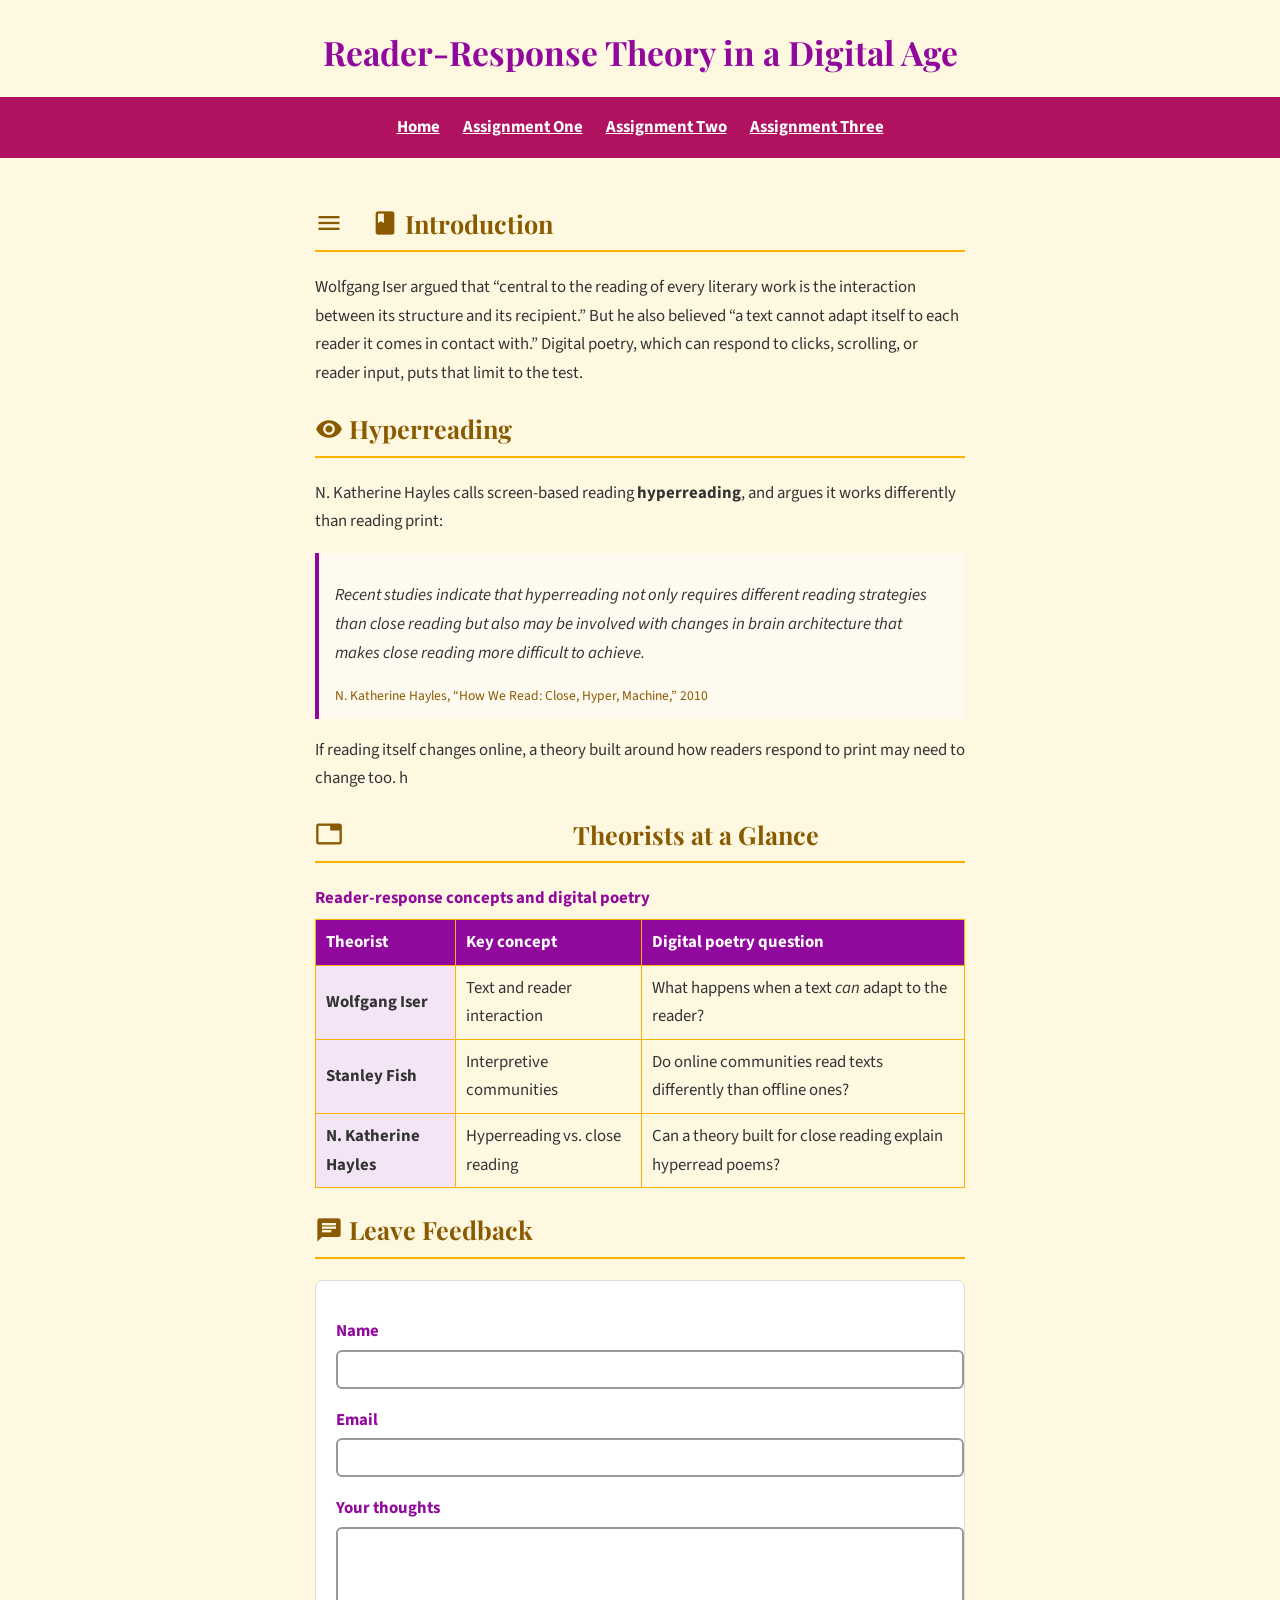
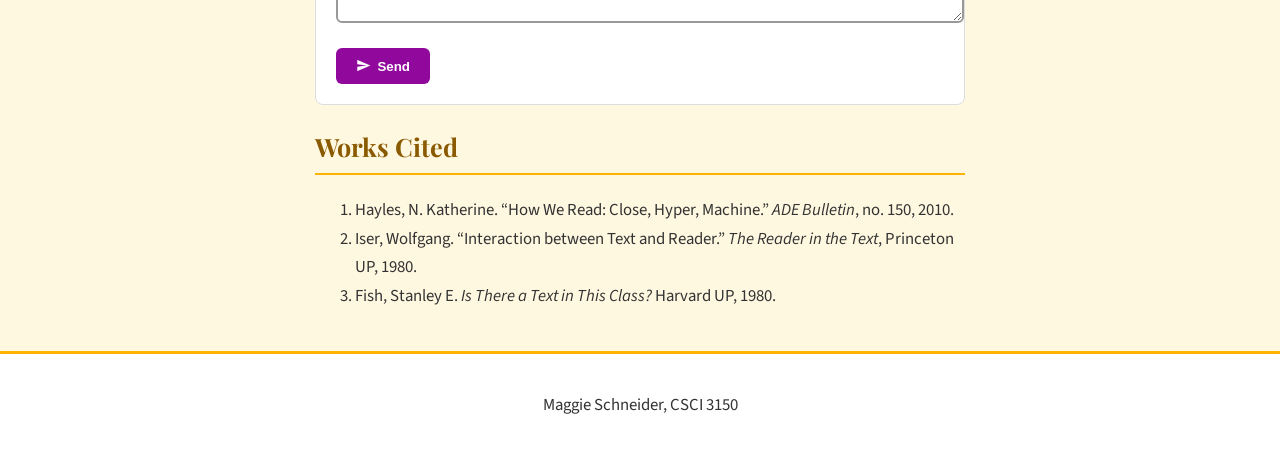
<file: assignment2.html>
<!DOCTYPE html>
<html lang="en">
<head>
<meta charset="UTF-8">
<meta name="viewport" content="width=device-width, initial-scale=1.0">
<title>Reader-Response Theory in a Digital Age - Maggie Schneider - CSCI 3150</title>

<link rel="preconnect" href="https://fonts.googleapis.com">
<link rel="preconnect" href="https://fonts.gstatic.com" crossorigin>
<link href="https://fonts.googleapis.com/css2?family=Playfair+Display:wght@700&family=Source+Sans+3:wght@400;600;700&display=swap" rel="stylesheet">
<link rel="stylesheet" href="https://fonts.googleapis.com/icon?family=Material+Icons">

<link rel="stylesheet" href="css/assignment2.css">
</head>
<body>

<a class="skip-link" href="#main-content">Skip to main content</a>

<header>
    <h1>Reader-Response Theory in a Digital Age</h1>
</header>

<nav aria-label="Site">
    <h2 class="sr-only">Site navigation</h2>
    <ul>
        <li><a href="index.html">Home</a></li>
        <li><a href="assignment1.html">Assignment One</a></li>
        <li><a href="assignment2.html">Assignment Two</a></li>
        <li><a href="assignment3.html">Assignment Three</a></li>
    </ul>
</nav>

<main id="main-content">
    <article>
        <h2 class="sr-only">Article</h2>

        <section id="intro">
            <h2><span class="material-icons" aria-hidden="true" translate="no">menu_book</span>Introduction</h2>
            <p>Wolfgang Iser argued that <q>central to the reading of every literary work is the interaction between its structure and its recipient.</q> But he also believed <q>a text cannot adapt itself to each reader it comes in contact with.</q> Digital poetry, which can respond to clicks, scrolling, or reader input, puts that limit to the test.</p>
        </section>

        <section id="hyperreading">
            <h2><span class="material-icons" aria-hidden="true" translate="no">visibility</span>Hyperreading</h2>
            <p>N. Katherine Hayles calls screen-based reading <strong>hyperreading</strong>, and argues it works differently than reading print:</p>
            <blockquote>
                <p>Recent studies indicate that hyperreading not only requires different reading strategies than close reading but also may be involved with changes in brain architecture that makes close reading more difficult to achieve.</p>
                <cite>N. Katherine Hayles, &ldquo;How We Read: Close, Hyper, Machine,&rdquo; 2010</cite>
            </blockquote>
            <p>If reading itself changes online, a theory built around how readers respond to print may need to change too. h</p>
        </section>

        <section id="theorists">
            <h2><span class="material-icons" aria-hidden="true" translate="no">table_chart</span>Theorists at a Glance</h2>
            <table>
                <caption>Reader-response concepts and digital poetry</caption>
                <thead>
                    <tr>
                        <th scope="col">Theorist</th>
                        <th scope="col">Key concept</th>
                        <th scope="col">Digital poetry question</th>
                    </tr>
                </thead>
                <tbody>
                    <tr>
                        <th scope="row">Wolfgang Iser</th>
                        <td>Text and reader interaction</td>
                        <td>What happens when a text <em>can</em> adapt to the reader?</td>
                    </tr>
                    <tr>
                        <th scope="row">Stanley Fish</th>
                        <td>Interpretive communities</td>
                        <td>Do online communities read texts differently than offline ones?</td>
                    </tr>
                    <tr>
                        <th scope="row">N. Katherine Hayles</th>
                        <td>Hyperreading vs. close reading</td>
                        <td>Can a theory built for close reading explain hyperread poems?</td>
                    </tr>
                </tbody>
            </table>
        </section>

        <section id="feedback-form">
            <h2><span class="material-icons" aria-hidden="true" translate="no">chat</span>Leave Feedback</h2>
            <form action="#" method="post">
                <p class="field">
                    <label for="name">Name</label>
                    <input type="text" id="name" name="name" required>
                </p>
                <p class="field">
                    <label for="email">Email</label>
                    <input type="email" id="email" name="email" required>
                </p>
                <p class="field">
                    <label for="comment">Your thoughts</label>
                    <textarea id="comment" name="comment" rows="4" required></textarea>
                </p>
                <button type="submit"><span class="material-icons" aria-hidden="true" translate="no">send</span>Send</button>
            </form>
        </section>

        <section id="sources">
            <h2>Works Cited</h2>
            <ol>
                <li>Hayles, N. Katherine. &ldquo;How We Read: Close, Hyper, Machine.&rdquo; <cite>ADE Bulletin</cite>, no. 150, 2010.</li>
                <li>Iser, Wolfgang. &ldquo;Interaction between Text and Reader.&rdquo; <cite>The Reader in the Text</cite>, Princeton UP, 1980.</li>
                <li>Fish, Stanley E. <cite>Is There a Text in This Class?</cite> Harvard UP, 1980.</li>
            </ol>
        </section>
    </article>
</main>

<footer>
    <p>Maggie Schneider, CSCI 3150</p>
</footer>

</body>
</html>
</file>
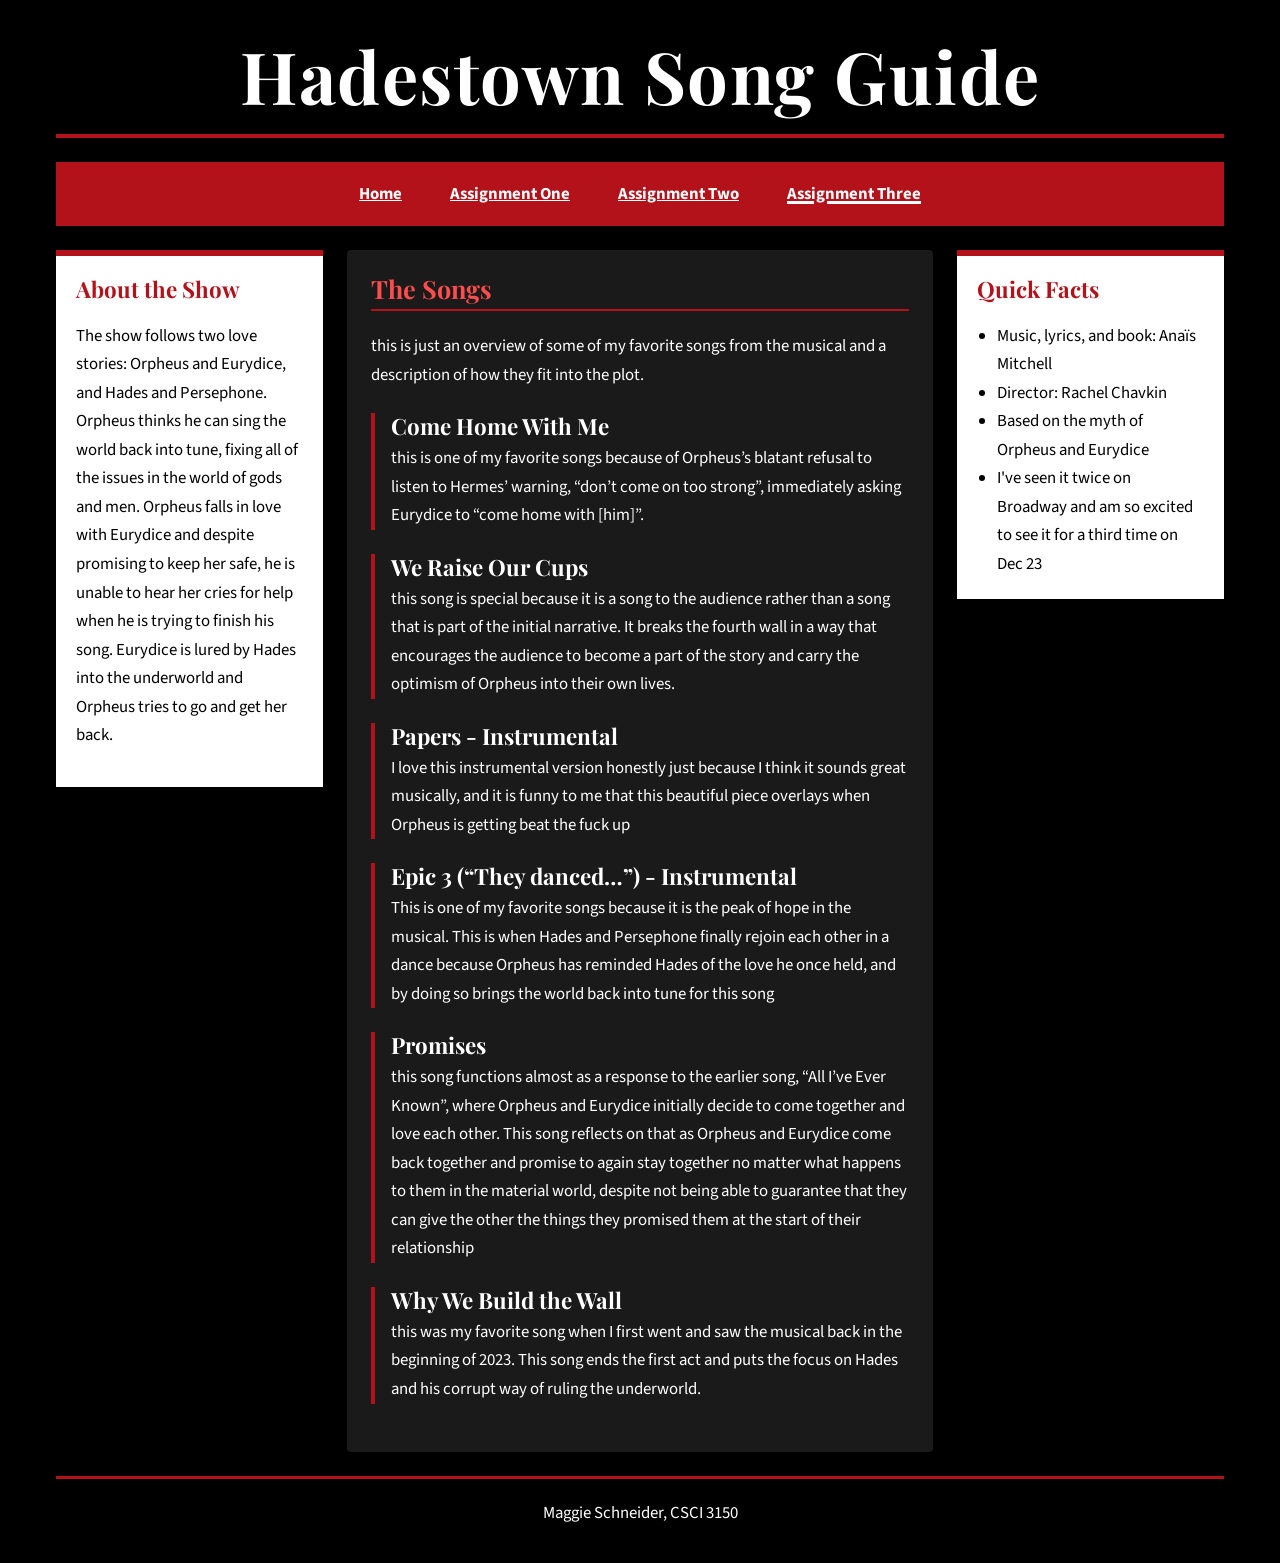
<file: assignment3.html>
<!DOCTYPE html>
<html lang="en">
<head>
<meta charset="UTF-8">
<meta name="viewport" content="width=device-width, initial-scale=1.0">
<title>Hadestown Song Guide - Maggie Schneider - CSCI 3150</title>

<link rel="preconnect" href="https://fonts.googleapis.com">
<link rel="preconnect" href="https://fonts.gstatic.com" crossorigin>
<link href="https://fonts.googleapis.com/css2?family=Playfair+Display:wght@700&family=Source+Sans+3:wght@400;600;700&display=swap" rel="stylesheet">

<link rel="stylesheet" href="css/assignment3.css">
</head>
<body>
<a class="skip-link" href="#main-content">Skip to main content</a>

<header>
    <h1>Hadestown Song Guide</h1>
</header>

<nav aria-label="Site">
    <h2 class="sr-only">Site navigation</h2>
    <ul>
        <li><a href="index.html">Home</a></li>
        <li><a href="assignment1.html">Assignment One</a></li>
        <li><a href="assignment2.html">Assignment Two</a></li>
        <li><a href="assignment3.html" aria-current="page">Assignment Three</a></li>
    </ul>
</nav>

<main id="main-content">
    <h2>The Songs</h2>
    <p>this is just an overview of some of my favorite songs from the musical and a description of how they fit into the plot.</p>

    <article class="song">
        <h3>Come Home With Me</h3>
        <p>this is one of my favorite songs because of Orpheus’s blatant refusal to listen to Hermes’ warning, “don’t come on too strong”, immediately asking Eurydice to “come home with [him]”.</p>
    </article>

    <article class="song">
        <h3>We Raise Our Cups</h3>
        <p>this song is special because it is a song to the audience rather than a song that is part of the initial narrative. It breaks the fourth wall in a way that encourages the audience to become a part of the story and carry the optimism of Orpheus into their own lives.</p>
    </article>

    <article class="song">
        <h3>Papers - Instrumental</h3>
        <p>I love this instrumental version honestly just because I think it sounds great musically, and it is funny to me that this beautiful piece overlays when Orpheus is getting beat the fuck up</p>
    </article>

    <article class="song">
        <h3>Epic 3 (“They danced…”) - Instrumental</h3>
        <p>This is one of my favorite songs because it is the peak of hope in the musical. This is when Hades and Persephone finally rejoin each other in a dance because Orpheus has reminded Hades of the love he once held, and by doing so brings the world back into tune for this song</p>
    </article>

    <article class="song">
        <h3>Promises</h3>
        <p>this song functions almost as a response to the earlier song, “All I’ve Ever Known”, where Orpheus and Eurydice initially decide to come together and love each other. This song reflects on that as Orpheus and Eurydice come back together and promise to again stay together no matter what happens to them in the material world, despite not being able to guarantee that they can give the other the things they promised them at the start of their relationship</p>
    </article>

    <article class="song">
        <h3>Why We Build the Wall</h3>
        <p>this was my favorite song when I first went and saw the musical back in the beginning of 2023. This song ends the first act and puts the focus on Hades and his corrupt way of ruling the underworld.</p>
    </article>


</main>

<aside id="about-show" aria-labelledby="about-show-heading">
    <h2 id="about-show-heading">About the Show</h2>
    <p>The show follows two love stories: Orpheus and Eurydice, and Hades and Persephone. Orpheus thinks he can sing the world back into tune, fixing all of the issues in the world of gods and men. Orpheus falls in love with Eurydice and despite promising to keep her safe, he is unable to hear her cries for help when he is trying to finish his song. Eurydice is lured by Hades into the underworld and Orpheus tries to go and get her back. </p>
</aside>

<aside id="quick-facts" aria-labelledby="quick-facts-heading">
    <h2 id="quick-facts-heading">Quick Facts</h2>
    <ul>
        <li>Music, lyrics, and book: Anaïs Mitchell</li>
        <li>Director: Rachel Chavkin</li>
        <li>Based on the myth of Orpheus and Eurydice</li>
        <li>I've seen it twice on Broadway and am so excited to see it for a third time on Dec 23</li>
    </ul>
</aside>

<footer>
    <p>Maggie Schneider, CSCI 3150</p>
</footer>

</body>
</html>
</file>
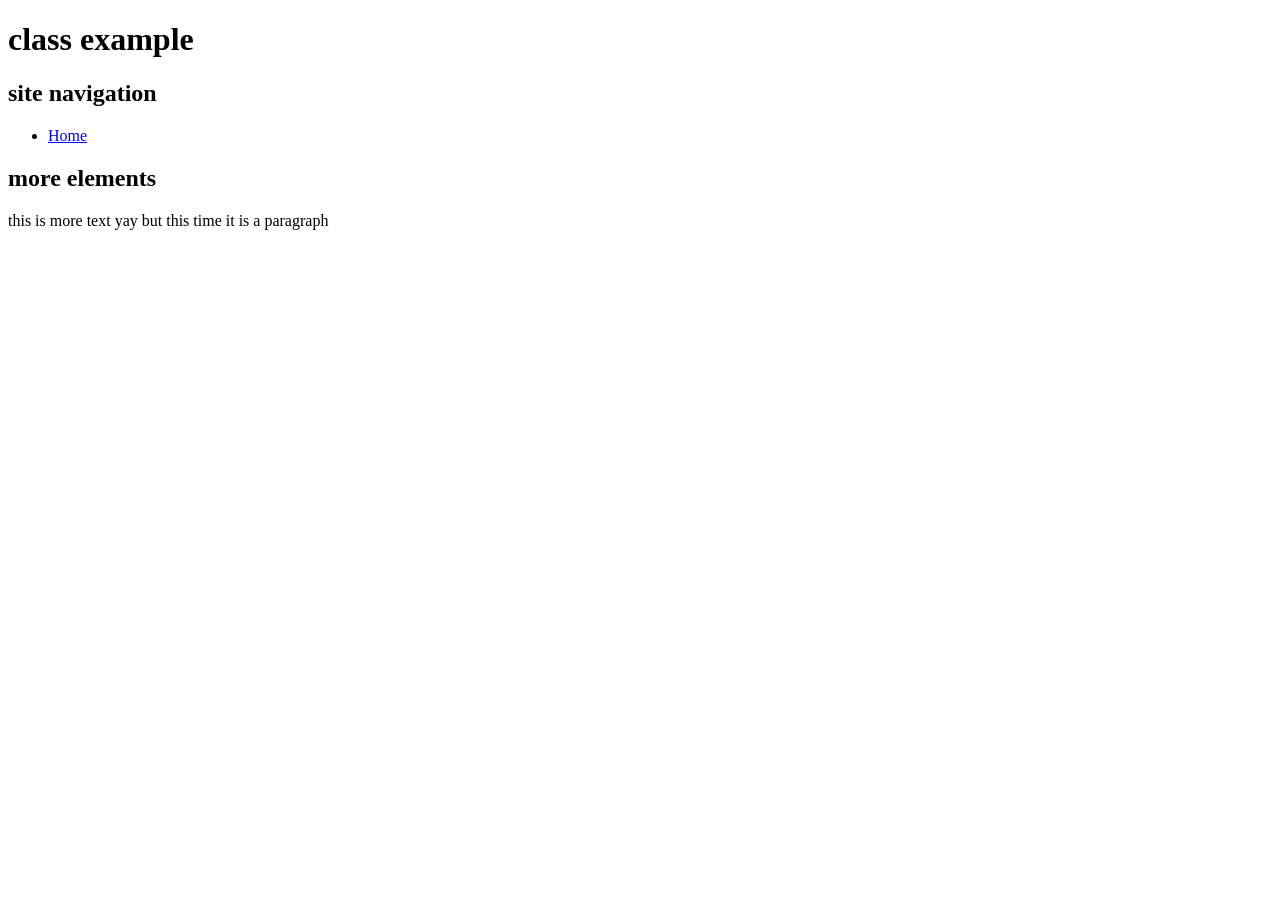
<file: inclass.html>
<!doctype html>
<html lang="en">
<head>
    <meta charset="UTF-8">
    <meta name="viewport" content="width=device-width, initial-scale= 1.0">
    <title> class example yay </title>
</head>
<body>
    <header>
        <h1> class example </h1>
    </header>
    <nav>
        <h2>site navigation</h2>
        <ul>
            <li><a href="index.html">Home</a></li>
        </ul>
    </nav>
<main>
    <section>
        <h2>more elements</h2>
        <p>this is more text yay but this time it is a paragraph</p>
    </section>
</main>
</body>
</html>

<!-- adobe express color contrast checker -->
 <!-- DONT USE DIV TAGS -->

<!-- 
mark tags -->
</file>
<file: style.css>
*,
 *::before,
 *::after {
     box-sizing: border-box;
 }

 body {
     font-family: "Source Sans 3", Arial, sans-serif;
     font-size: 1.125rem;
     line-height: 1.6;
     background-color: #fff8e1;
     color: #333;
     margin: 0;
     padding: 0;
 }

 .wrapper,
 footer {
     max-width: 100ch;
     margin: 0 auto;
     padding-left: 20px;
     padding-right: 20px;
 }

 .sr-only {
     border: 0;
     clip: rect(0, 0, 0, 0);
     height: 1px;
     margin: -1px;
     overflow: hidden;
     padding: 0;
     position: absolute;
     white-space: nowrap;
     width: 1px;
 }

 h1,
 h2,
 h3,
 h4 {
     font-family: "Lora", Georgia, serif;
     line-height: 1.25;
 }

 header h1 {
     text-align: center;
     color: #91089d;
 }

 header p {
     text-align: center;
 }

 nav {
     background-color: #b0125f;
     padding: 15px;
     text-align: center;
 }

 nav ul {
     list-style: none;
     margin: 0;
     padding: 0;
 }

 nav li {
     display: inline-block;
     margin: 5px 12px;
 }

 nav a {
     color: white;
     text-decoration: underline;
     font-weight: bold;
 }

 nav a:focus,
 nav a:hover {
     outline: 3px solid #ffe082;
     outline-offset: 3px;
 }

 main {
     padding-top: 20px;
     padding-bottom: 20px;
 }

 h2 {
     color: #8a5a00;
 }

 h3 {
     color: #91089d;
 }

 figure {
     margin: 20px auto;
     text-align: center;
 }

 figure img {
     width: 250px;
     max-width: 100%;
     height: auto;
     border: 5px solid #ffb300;
     border-radius: 10px;
 }

 figcaption {
     font-size: 0.9em;
 }

 table {
     border-collapse: collapse;
     width: 100%;
     margin: 15px 0;
 }

 caption {
     text-align: left;
     font-weight: bold;
     padding-bottom: 5px;
 }

 th,
 td {
     border: 1px solid #ffb300;
     padding: 6px 8px;
     text-align: left;
     vertical-align: top;
 }

 thead th {
     background-color: #91089d;
     color: white;
 }

 aside {
     border: 3px solid #ffb300;
     border-radius: 10px;
     padding: 5px 20px 15px;
     margin-top: 30px;
 }

 footer {
     text-align: center;
     padding-top: 20px;
     padding-bottom: 20px;
 }
</file>
<file: css/assignment2.css>
body {
        font-family: 'Source Sans 3', Arial, sans-serif;
        background-color: #fff8e1;
        color: #333;
        margin: 0;
        padding: 0;
        font-size: 1.05rem;
        line-height: 1.7;
    }

    h1, h2 { font-family: 'Playfair Display', Georgia, serif; }

    .skip-link {
        position: absolute;
        top: -3rem;
        left: 0.5rem;
        background: #91089d;
        color: #fff;
        padding: 0.6rem 1rem;
        border-radius: 0 0 6px 6px;
        text-decoration: none;
        font-weight: 700;
        transition: top 0.2s;
    }

    .skip-link:focus { top: 0; outline: 3px solid #ffb300; }

    .sr-only {
        border: 0; clip: rect(0,0,0,0); height: 1px; margin: -1px;
        overflow: hidden; padding: 0; position: absolute;
        white-space: nowrap; width: 1px;
    }

    header h1 { text-align: center; color: #91089d; padding: 1.5rem 1rem 1rem; margin: 0; }

    nav { background-color: #b0125f; padding: 12px; text-align: center; }
    nav ul { list-style: none; margin: 0; padding: 0; }
    nav li { display: inline-block; margin: 4px 10px; }
    nav a { color: #fff; text-decoration: underline; font-weight: 700; }
    nav a:focus, nav a:hover { outline: 3px solid #ffe082; outline-offset: 3px; }

    main { max-width: 650px; margin: 0 auto; padding: 1.5rem; }

    h2 {
        color: #8a5a00;
        border-bottom: 2px solid #ffb300;
        padding-bottom: 0.3rem;
        display: flex;
        align-items: center;
        gap: 0.4rem;
    }
    nav h2 {
    color: #fff;
}

    blockquote {
        margin: 1rem 0;
        padding: 0.75rem 1rem;
        border-left: 4px solid #91089d;
        background: #fffaf0;
        font-style: italic;
    }

    blockquote cite { display: block; font-style: normal; font-size: 0.85rem; color: #8a5a00; }

    table { border-collapse: collapse; width: 100%; margin: 1rem 0; }
    caption { text-align: left; font-weight: 700; color: #91089d; padding-bottom: 0.4rem; }
    th, td { border: 1px solid #ffb300; padding: 0.5rem 0.6rem; text-align: left; }
    thead th { background: #91089d; color: #fff; }
    tbody th { background: #f3e5f5; }

    form { background: #fff; border: 1px solid #ddd; border-radius: 8px; padding: 1.25rem; margin-top: 0.5rem; }
    .field { margin-bottom: 1rem; }
    .field label { display: block; font-weight: 700; color: #91089d; margin-bottom: 0.25rem; }
    input[type="text"], input[type="email"], textarea {
        width: 100%; padding: 0.5rem; border: 2px solid #999; border-radius: 6px; font-family: inherit;
    }
    input:focus, textarea:focus, button:focus { outline: 3px solid #ffb300; border-color: #91089d; }
    button {
        background: #91089d; color: #fff; border: none; border-radius: 6px;
        padding: 0.65rem 1.25rem; font-weight: 700; cursor: pointer;
        display: inline-flex; align-items: center; gap: 0.4rem;
    }
    button:hover { background: #b0125f; }

    .material-icons { font-size: 1.1em; }

    footer { text-align: center; padding: 1.25rem; background: #fff; border-top: 3px solid #ffb300; }
</file>
<file: css/assignment3.css>
:root {
    --black: #000;
    --charcoal: #1a1a1a;
    --white: #fff;
    --red-deep: #b3121b;   
    --red-bright: #ff4d4d; 
}

* { box-sizing: border-box; }

body {
    font-family: 'Source Sans 3', Arial, sans-serif;
    background-color: var(--black);
    color: var(--white);
    margin: 0 auto;
    padding: 0 1rem 1rem;
    max-width: 1200px;
    font-size: 1.05rem;
    line-height: 1.7;
    display: grid;
    gap: 1.5rem;
    grid-template-columns: minmax(0, 1fr) minmax(0, 2.2fr) minmax(0, 1fr);
    grid-template-areas:
        "header header header"
        "nav    nav    nav"
        "left   main   right"
        "footer footer footer";
}

header  { grid-area: header; }
nav     { grid-area: nav; }
main    { grid-area: main; }
#about-show  { grid-area: left; }
#quick-facts { grid-area: right; }
footer  { grid-area: footer; }

h1, h2, h3 { font-family: 'Playfair Display', Georgia, serif; line-height: 1.2; }

.skip-link {
    position: absolute;
    top: -3rem;
    left: 0.5rem;
    background: var(--red-deep);
    color: var(--white);
    padding: 0.6rem 1rem;
    border-radius: 0 0 6px 6px;
    text-decoration: none;
    font-weight: 700;
    transition: top 0.2s;
}
.skip-link:focus { top: 0; outline: 3px solid var(--white); }

.sr-only {
    border: 0; clip: rect(0,0,0,0); height: 1px; margin: -1px;
    overflow: hidden; padding: 0; position: absolute;
    white-space: nowrap; width: 1px;
}
header { border-bottom: 4px solid var(--red-deep); padding: 2rem 0 1rem; }
header h1 {
    margin: 0;
    text-align: center;
    font-size: clamp(2.25rem, 8vw, 4.5rem);
    letter-spacing: 0.02em;
    color: var(--white);
}

nav { background-color: var(--red-deep); padding: 0.5rem; }
nav ul {
    list-style: none;
    margin: 0;
    padding: 0;
    display: flex;
    flex-direction: row;
    flex-wrap: wrap;
    justify-content: center;
    gap: 0.5rem 1.5rem;
}
nav a {
    display: block;
    padding: 0.6rem 0.75rem;
    color: var(--white);
    font-weight: 700;
    text-decoration: underline;
}
nav a[aria-current="page"] { text-decoration-thickness: 3px; }
nav a:focus, nav a:hover { outline: 3px solid var(--white); outline-offset: 2px; }

main { background: var(--charcoal); padding: 1.5rem; border-radius: 4px; }
main h2 { color: var(--red-bright); border-bottom: 2px solid var(--red-deep); padding-bottom: 0.3rem; margin-top: 0; }

.song { border-left: 4px solid var(--red-deep); padding-left: 1rem; margin: 1.5rem 0; }
.song h3 { margin: 0 0 0.25rem; font-size: 1.4rem; }
.song p { margin: 0; }

aside { background: var(--white); color: var(--black); padding: 1.25rem; border-top: 6px solid var(--red-deep); align-self: start; }
aside h2 { color: var(--red-deep); margin-top: 0; font-size: 1.4rem; }
aside ul { padding-left: 1.25rem; margin: 0; }

footer { text-align: center; padding: 1.25rem; border-top: 3px solid var(--red-deep); }
footer p { margin: 0; }

@media (max-width: 900px) {
    body {
        grid-template-columns: minmax(0, 1fr) minmax(0, 1fr);
        grid-template-areas:
            "header header"
            "nav    nav"
            "main   main"
            "left   right"
            "footer footer";
    }
}

@media (max-width: 600px) {
    body {
        grid-template-columns: minmax(0, 1fr);
        grid-template-areas:
            "header"
            "nav"
            "main"
            "left"
            "right"
            "footer";
    }
    nav { padding: 0; }
    nav ul { flex-direction: column; flex-wrap: nowrap; gap: 0; }
    nav li + li { border-top: 1px solid var(--white); }
    nav a {
        min-height: 48px;
        display: flex;
        align-items: center;
        justify-content: center;
        padding: 0.75rem 1rem;
        font-size: 1.15rem;
    }
    main { padding: 1rem; }
}
</file>
